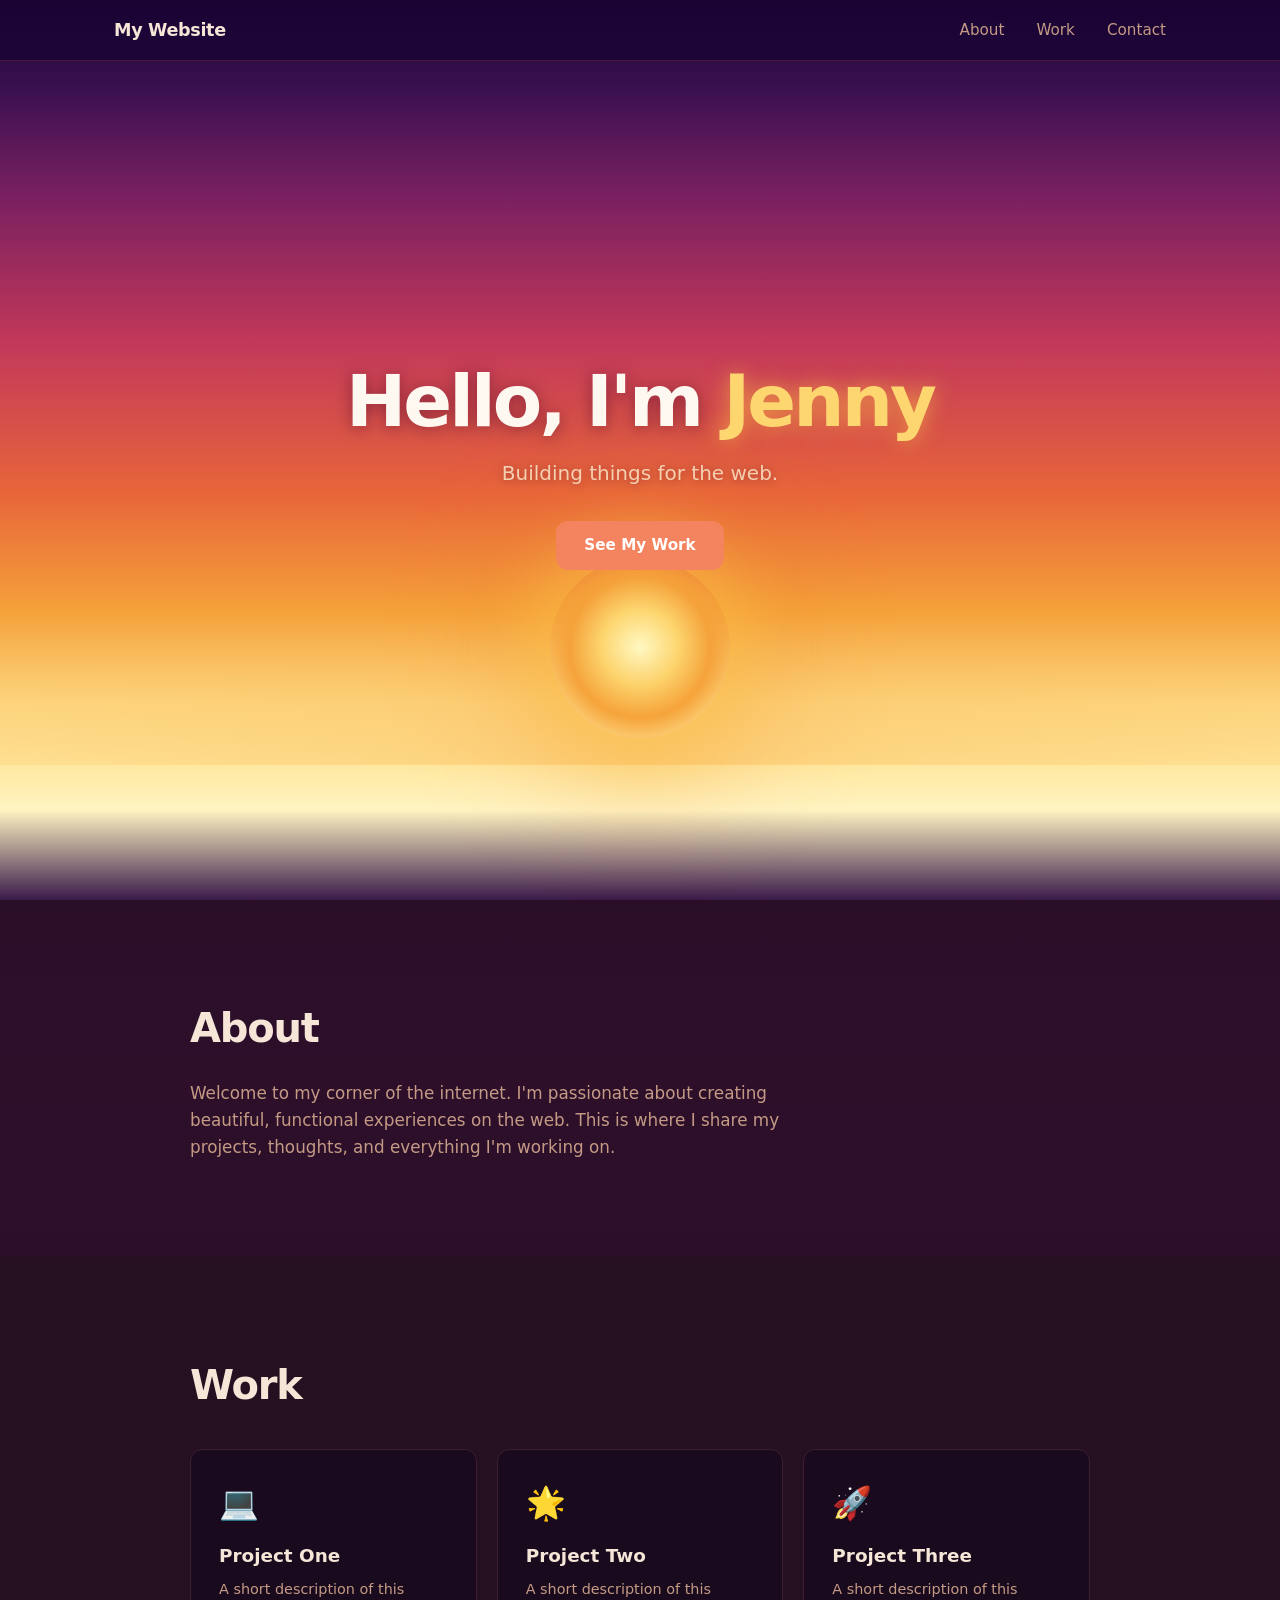
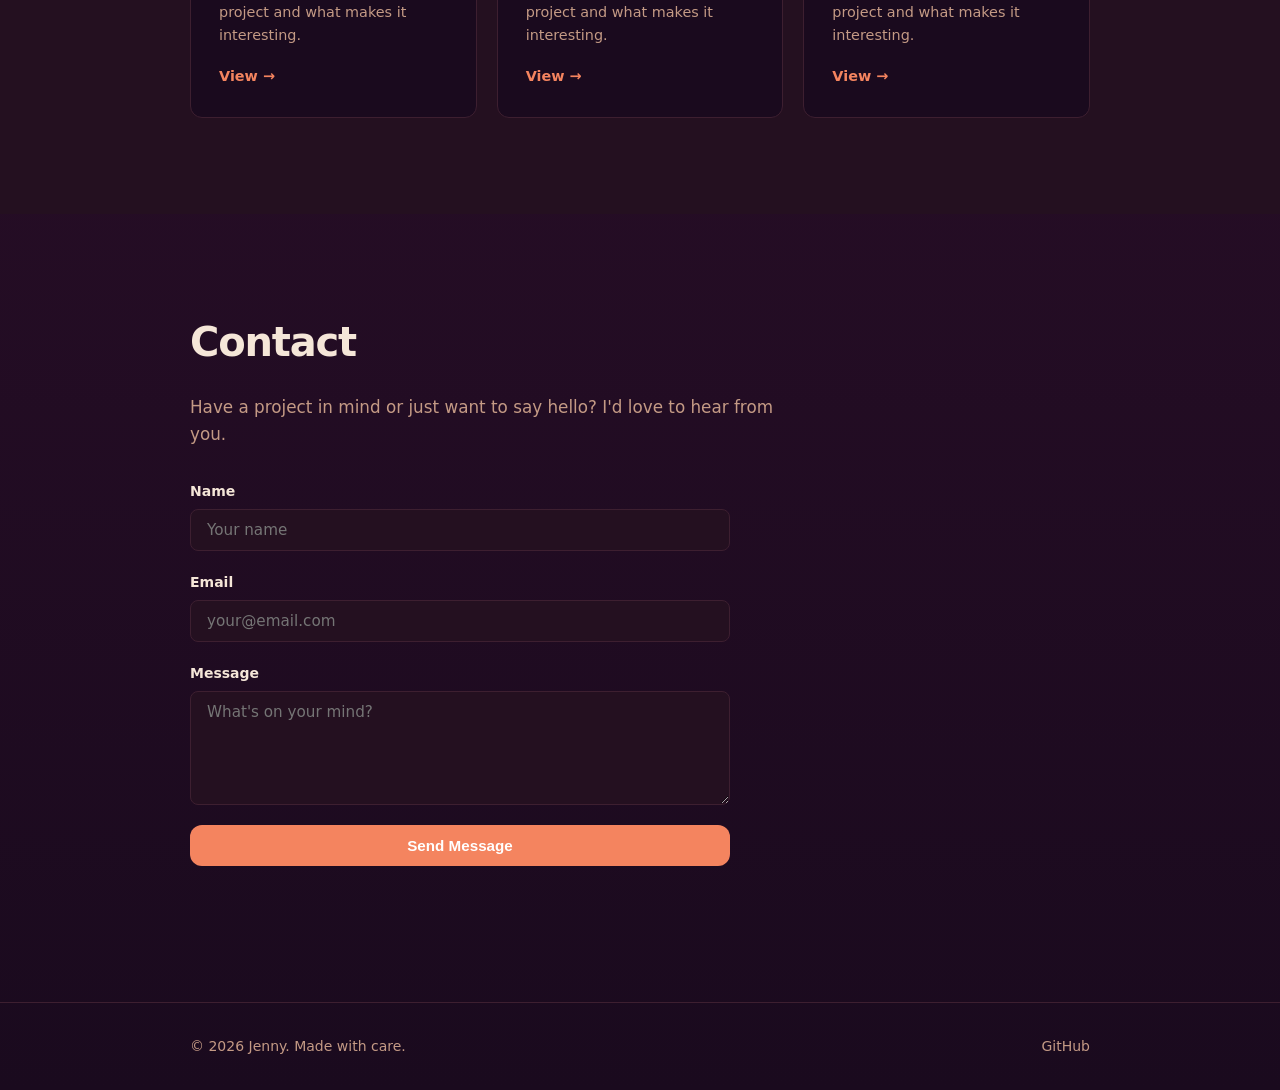
<file: index.html>
<!DOCTYPE html>
<html lang="en">
<head>
  <meta charset="UTF-8" />
  <meta name="viewport" content="width=device-width, initial-scale=1.0" />
  <title>My Website</title>
  <link rel="stylesheet" href="styles.css" />
</head>
<body>

  <header>
    <nav>
      <div class="logo">My Website</div>
      <ul class="nav-links">
        <li><a href="#about">About</a></li>
        <li><a href="#work">Work</a></li>
        <li><a href="#contact">Contact</a></li>
      </ul>
      <button class="menu-toggle" aria-label="Toggle menu">&#9776;</button>
    </nav>
  </header>

  <main>
    <section class="hero">
      <div class="hero-content">
        <h1>Hello, I'm <span class="highlight">Jenny</span></h1>
        <p class="tagline">Building things for the web.</p>
        <a href="#work" class="btn">See My Work</a>
      </div>
    </section>

    <section id="about" class="section">
      <div class="container">
        <h2>About</h2>
        <p>
          Welcome to my corner of the internet. I'm passionate about creating
          beautiful, functional experiences on the web. This is where I share
          my projects, thoughts, and everything I'm working on.
        </p>
      </div>
    </section>

    <section id="work" class="section section-alt">
      <div class="container">
        <h2>Work</h2>
        <div class="cards">
          <div class="card">
            <div class="card-icon">&#128187;</div>
            <h3>Project One</h3>
            <p>A short description of this project and what makes it interesting.</p>
            <a href="#" class="card-link">View &rarr;</a>
          </div>
          <div class="card">
            <div class="card-icon">&#127775;</div>
            <h3>Project Two</h3>
            <p>A short description of this project and what makes it interesting.</p>
            <a href="#" class="card-link">View &rarr;</a>
          </div>
          <div class="card">
            <div class="card-icon">&#128640;</div>
            <h3>Project Three</h3>
            <p>A short description of this project and what makes it interesting.</p>
            <a href="#" class="card-link">View &rarr;</a>
          </div>
        </div>
      </div>
    </section>

    <section id="contact" class="section">
      <div class="container">
        <h2>Contact</h2>
        <p>Have a project in mind or just want to say hello? I'd love to hear from you.</p>
        <form class="contact-form" id="contactForm">
          <div class="form-group">
            <label for="name">Name</label>
            <input type="text" id="name" name="name" placeholder="Your name" required />
          </div>
          <div class="form-group">
            <label for="email">Email</label>
            <input type="email" id="email" name="email" placeholder="your@email.com" required />
          </div>
          <div class="form-group">
            <label for="message">Message</label>
            <textarea id="message" name="message" rows="5" placeholder="What's on your mind?" required></textarea>
          </div>
          <button type="submit" class="btn">Send Message</button>
          <p class="form-status" id="formStatus"></p>
        </form>
      </div>
    </section>
  </main>

  <footer>
    <div class="container">
      <p>&copy; 2026 Jenny. Made with care.</p>
      <div class="social-links">
        <a href="https://github.com/jennyjenijeneelim" target="_blank" rel="noopener">GitHub</a>
      </div>
    </div>
  </footer>

  <script src="script.js"></script>
</body>
</html>
</file>
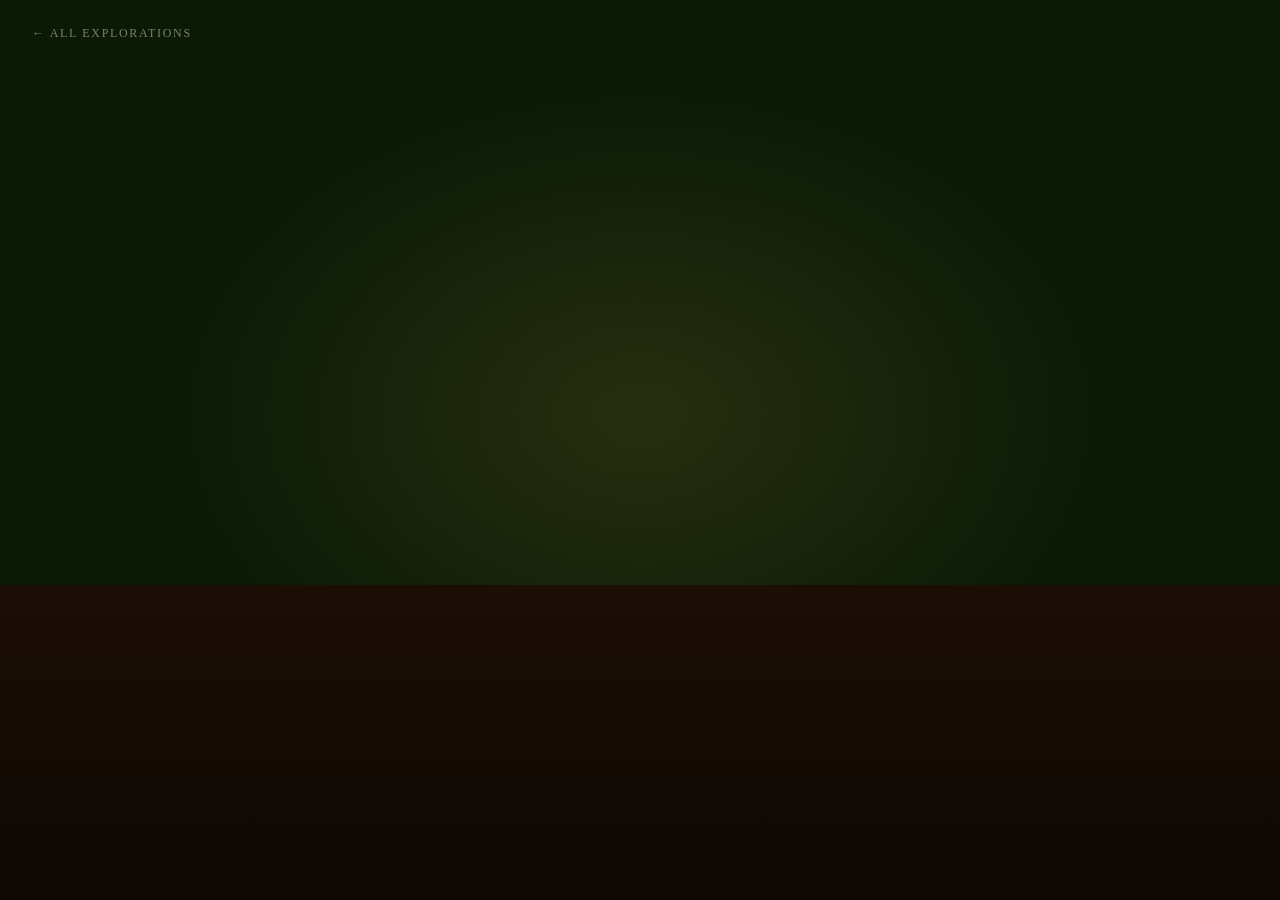
<file: exploration-1.html>
<!DOCTYPE html>
<html lang="en">
<head>
  <meta charset="UTF-8">
  <meta name="viewport" content="width=device-width, initial-scale=1.0">
  <title>01 — The Garden Theater</title>
  <style>
    *, *::before, *::after { box-sizing: border-box; margin: 0; padding: 0; }

    body {
      background: #0a1a07;
      width: 100vw;
      height: 100vh;
      overflow: hidden;
      font-family: Georgia, 'Times New Roman', serif;
    }

    /* ── Stage ── */
    .stage {
      position: fixed;
      inset: 0;
      display: flex;
      flex-direction: column;
      align-items: center;
      justify-content: center;
    }

    .stage-bg {
      position: absolute;
      inset: 0;
      background:
        radial-gradient(ellipse 55% 55% at 50% 46%, rgba(255,200,80,0.12), transparent 70%);
    }

    .stage-floor {
      position: absolute;
      bottom: 0; left: 0; right: 0;
      height: 35%;
      background: linear-gradient(to bottom, #1c0e05, #0d0803);
    }

    /* ── Apple ── */
    .apple-wrap {
      position: relative;
      z-index: 5;
      opacity: 0;
      transform: scale(0.82);
      transition: opacity 1s ease 0.1s, transform 1s cubic-bezier(0.34,1.3,0.64,1) 0.1s;
    }
    .apple-wrap.show {
      opacity: 1;
      transform: scale(1);
    }

    /* ── Stage title ── */
    .stage-title {
      position: absolute;
      bottom: 9%;
      left: 50%;
      transform: translateX(-50%);
      z-index: 5;
      font-size: 13px;
      letter-spacing: 0.32em;
      text-transform: uppercase;
      color: #f5e8c0;
      opacity: 0;
      transition: opacity 1.2s ease 0.2s;
      white-space: nowrap;
    }
    .stage-title.show { opacity: 0.72; }

    /* ── Back link ── */
    .back-link {
      position: fixed;
      top: 26px;
      left: 32px;
      z-index: 200;
      font-family: Georgia, serif;
      font-size: 12px;
      letter-spacing: 0.14em;
      text-transform: uppercase;
      color: rgba(245,232,192,0.5);
      text-decoration: none;
      transition: color 0.3s;
    }
    .back-link:hover { color: #f5e8c0; }
    .back-link::before { content: '← '; }

    /* ── Vine curtains ── */
    .vines {
      position: fixed;
      inset: 0;
      z-index: 100;
      pointer-events: none;
    }

    .curtain {
      position: fixed;
      top: 0;
      height: 100vh;
      width: 55vw;
      will-change: transform;
      transition: transform 2.4s cubic-bezier(0.65,0,0.35,1);
    }
    .curtain-left  { left: 0; }
    .curtain-right { right: 0; }

    .vines.open .curtain-left  { transform: translateX(-100%); }
    .vines.open .curtain-right { transform: translateX(100%); }
  </style>
</head>
<body>

  <a class="back-link" href="explorations.html">All Explorations</a>

  <!-- Stage -->
  <div class="stage">
    <div class="stage-bg"></div>
    <div class="stage-floor"></div>

    <div class="apple-wrap">
      <svg viewBox="0 0 200 230" width="280" height="322" style="filter: drop-shadow(0 20px 40px rgba(0,80,0,0.35))">
        <defs>
          <radialGradient id="ag1" cx="38%" cy="32%" r="68%">
            <stop offset="0%" stop-color="#85e060"/>
            <stop offset="45%" stop-color="#4aba30"/>
            <stop offset="100%" stop-color="#2b7a18"/>
          </radialGradient>
        </defs>
        <path d="M100,68 C100,54 86,46 76,50 C64,55 62,68 68,78 C55,80 43,94 39,114 C35,132 37,155 44,173 C53,198 70,218 90,226 C96,228 100,229 100,229 C100,229 104,228 110,226 C130,218 147,198 156,173 C163,155 165,132 161,114 C157,94 145,80 132,78 C138,68 136,55 124,50 C114,46 100,54 100,68Z" fill="url(#ag1)"/>
        <ellipse cx="73" cy="108" rx="18" ry="10" fill="rgba(255,255,255,0.28)" transform="rotate(-30 73 108)"/>
        <path d="M100,68 C100,52 113,37 120,26" stroke="#5a3820" stroke-width="5" fill="none" stroke-linecap="round"/>
        <path d="M116,40 C128,26 146,34 138,49 C131,60 118,52 116,40Z" fill="#38901e"/>
        <line x1="116" y1="40" x2="138" y2="49" stroke="#2a7018" stroke-width="1.2"/>
        <path d="M100,68 C100,100 100,160 100,229" stroke="rgba(0,0,0,0.07)" stroke-width="1.5" fill="none"/>
      </svg>
    </div>

    <div class="stage-title">The Garden Theater</div>
  </div>

  <!-- Vine curtains -->
  <div class="vines">

    <!-- Left curtain -->
    <div class="curtain curtain-left">
      <svg width="100%" height="100%" viewBox="0 0 550 1000" preserveAspectRatio="xMaxYMid slice" xmlns="http://www.w3.org/2000/svg">
        <path d="M0,0 L460,0 Q455,25 465,50 Q458,80 468,115 Q460,155 470,200 Q462,250 472,305 Q464,362 474,422 Q466,484 476,548 Q468,612 478,678 Q470,744 480,810 L480,1000 L0,1000 Z" fill="#1e4a12"/>
        <path d="M462,0 C472,52 484,108 470,162 C458,212 470,258 456,312 C444,362 458,408 444,462 C432,512 446,558 432,615" stroke="#2d6e1c" stroke-width="7" fill="none" stroke-linecap="round"/>
        <path d="M476,0 C486,42 496,86 482,134 C470,178 482,218 468,266 C456,311 470,352 456,402" stroke="#3a8525" stroke-width="5" fill="none" stroke-linecap="round"/>
        <path d="M470,140 C482,185 494,234 480,282 C468,326 480,368 466,416 C454,460 468,502 454,552" stroke="#2d6e1c" stroke-width="5" fill="none" stroke-linecap="round"/>
        <path d="M474,320 C486,366 498,415 484,462 C472,506 484,548 470,598" stroke="#3a8525" stroke-width="4" fill="none" stroke-linecap="round"/>
        <path d="M478,520 C490,566 500,614 486,662 C474,705 486,745 472,792" stroke="#2d6e1c" stroke-width="3.5" fill="none" stroke-linecap="round"/>
        <ellipse cx="476" cy="28"  rx="17" ry="8" fill="#4a9030" transform="rotate(42 476 28)"/>
        <ellipse cx="487" cy="65"  rx="19" ry="9" fill="#3d8025" transform="rotate(-28 487 65)"/>
        <ellipse cx="472" cy="108" rx="17" ry="8" fill="#4a9030" transform="rotate(52 472 108)"/>
        <ellipse cx="466" cy="156" rx="16" ry="7" fill="#3d8025" transform="rotate(-22 466 156)"/>
        <ellipse cx="474" cy="208" rx="15" ry="7" fill="#4a9030" transform="rotate(36 474 208)"/>
        <ellipse cx="460" cy="262" rx="15" ry="7" fill="#3d8025" transform="rotate(-42 460 262)"/>
        <ellipse cx="466" cy="318" rx="14" ry="6" fill="#4a9030" transform="rotate(27 466 318)"/>
        <ellipse cx="452" cy="378" rx="14" ry="6" fill="#3d8025" transform="rotate(-32 452 378)"/>
        <ellipse cx="490" cy="42"  rx="15" ry="6" fill="#4a9030" transform="rotate(-27 490 42)"/>
        <ellipse cx="486" cy="92"  rx="16" ry="7" fill="#3d8025" transform="rotate(46 486 92)"/>
        <ellipse cx="474" cy="148" rx="15" ry="7" fill="#4a9030" transform="rotate(-36 474 148)"/>
        <ellipse cx="494" cy="176" rx="14" ry="6" fill="#4a9030" transform="rotate(31 494 176)"/>
        <ellipse cx="488" cy="230" rx="15" ry="7" fill="#3d8025" transform="rotate(-38 488 230)"/>
        <ellipse cx="480" cy="290" rx="14" ry="6" fill="#4a9030" transform="rotate(22 480 290)"/>
        <ellipse cx="472" cy="352" rx="13" ry="6" fill="#3d8025" transform="rotate(-27 472 352)"/>
        <ellipse cx="478" cy="415" rx="14" ry="6" fill="#4a9030" transform="rotate(39 478 415)"/>
        <ellipse cx="494" cy="345" rx="13" ry="6" fill="#4a9030" transform="rotate(-32 494 345)"/>
        <ellipse cx="488" cy="400" rx="13" ry="6" fill="#3d8025" transform="rotate(41 488 400)"/>
        <ellipse cx="480" cy="460" rx="13" ry="6" fill="#4a9030" transform="rotate(-22 480 460)"/>
        <ellipse cx="492" cy="548" rx="12" ry="5" fill="#3d8025" transform="rotate(28 492 548)"/>
        <ellipse cx="485" cy="608" rx="13" ry="6" fill="#4a9030" transform="rotate(-35 485 608)"/>
        <ellipse cx="477" cy="668" rx="12" ry="5" fill="#3d8025" transform="rotate(20 477 668)"/>
      </svg>
    </div>

    <!-- Right curtain (mirrored) -->
    <div class="curtain curtain-right">
      <svg width="100%" height="100%" viewBox="0 0 550 1000" preserveAspectRatio="xMinYMid slice" xmlns="http://www.w3.org/2000/svg">
        <g transform="scale(-1,1) translate(-550,0)">
          <path d="M0,0 L460,0 Q455,25 465,50 Q458,80 468,115 Q460,155 470,200 Q462,250 472,305 Q464,362 474,422 Q466,484 476,548 Q468,612 478,678 Q470,744 480,810 L480,1000 L0,1000 Z" fill="#1e4a12"/>
          <path d="M462,0 C472,52 484,108 470,162 C458,212 470,258 456,312 C444,362 458,408 444,462 C432,512 446,558 432,615" stroke="#2d6e1c" stroke-width="7" fill="none" stroke-linecap="round"/>
          <path d="M476,0 C486,42 496,86 482,134 C470,178 482,218 468,266 C456,311 470,352 456,402" stroke="#3a8525" stroke-width="5" fill="none" stroke-linecap="round"/>
          <path d="M470,140 C482,185 494,234 480,282 C468,326 480,368 466,416 C454,460 468,502 454,552" stroke="#2d6e1c" stroke-width="5" fill="none" stroke-linecap="round"/>
          <path d="M474,320 C486,366 498,415 484,462 C472,506 484,548 470,598" stroke="#3a8525" stroke-width="4" fill="none" stroke-linecap="round"/>
          <path d="M478,520 C490,566 500,614 486,662 C474,705 486,745 472,792" stroke="#2d6e1c" stroke-width="3.5" fill="none" stroke-linecap="round"/>
          <ellipse cx="476" cy="28"  rx="17" ry="8" fill="#4a9030" transform="rotate(42 476 28)"/>
          <ellipse cx="487" cy="65"  rx="19" ry="9" fill="#3d8025" transform="rotate(-28 487 65)"/>
          <ellipse cx="472" cy="108" rx="17" ry="8" fill="#4a9030" transform="rotate(52 472 108)"/>
          <ellipse cx="466" cy="156" rx="16" ry="7" fill="#3d8025" transform="rotate(-22 466 156)"/>
          <ellipse cx="474" cy="208" rx="15" ry="7" fill="#4a9030" transform="rotate(36 474 208)"/>
          <ellipse cx="460" cy="262" rx="15" ry="7" fill="#3d8025" transform="rotate(-42 460 262)"/>
          <ellipse cx="466" cy="318" rx="14" ry="6" fill="#4a9030" transform="rotate(27 466 318)"/>
          <ellipse cx="452" cy="378" rx="14" ry="6" fill="#3d8025" transform="rotate(-32 452 378)"/>
          <ellipse cx="490" cy="42"  rx="15" ry="6" fill="#4a9030" transform="rotate(-27 490 42)"/>
          <ellipse cx="486" cy="92"  rx="16" ry="7" fill="#3d8025" transform="rotate(46 486 92)"/>
          <ellipse cx="474" cy="148" rx="15" ry="7" fill="#4a9030" transform="rotate(-36 474 148)"/>
          <ellipse cx="494" cy="176" rx="14" ry="6" fill="#4a9030" transform="rotate(31 494 176)"/>
          <ellipse cx="488" cy="230" rx="15" ry="7" fill="#3d8025" transform="rotate(-38 488 230)"/>
          <ellipse cx="480" cy="290" rx="14" ry="6" fill="#4a9030" transform="rotate(22 480 290)"/>
          <ellipse cx="472" cy="352" rx="13" ry="6" fill="#3d8025" transform="rotate(-27 472 352)"/>
          <ellipse cx="478" cy="415" rx="14" ry="6" fill="#4a9030" transform="rotate(39 478 415)"/>
          <ellipse cx="494" cy="345" rx="13" ry="6" fill="#4a9030" transform="rotate(-32 494 345)"/>
          <ellipse cx="488" cy="400" rx="13" ry="6" fill="#3d8025" transform="rotate(41 488 400)"/>
          <ellipse cx="480" cy="460" rx="13" ry="6" fill="#4a9030" transform="rotate(-22 480 460)"/>
          <ellipse cx="492" cy="548" rx="12" ry="5" fill="#3d8025" transform="rotate(28 492 548)"/>
          <ellipse cx="485" cy="608" rx="13" ry="6" fill="#4a9030" transform="rotate(-35 485 608)"/>
          <ellipse cx="477" cy="668" rx="12" ry="5" fill="#3d8025" transform="rotate(20 477 668)"/>
        </g>
      </svg>
    </div>

  </div><!-- /.vines -->

  <script>
    window.addEventListener('load', () => {
      setTimeout(() => {
        document.querySelector('.vines').classList.add('open');
        setTimeout(() => {
          document.querySelector('.apple-wrap').classList.add('show');
          document.querySelector('.stage-title').classList.add('show');
        }, 600);
      }, 900);
    });
  </script>
</body>
</html>
</file>
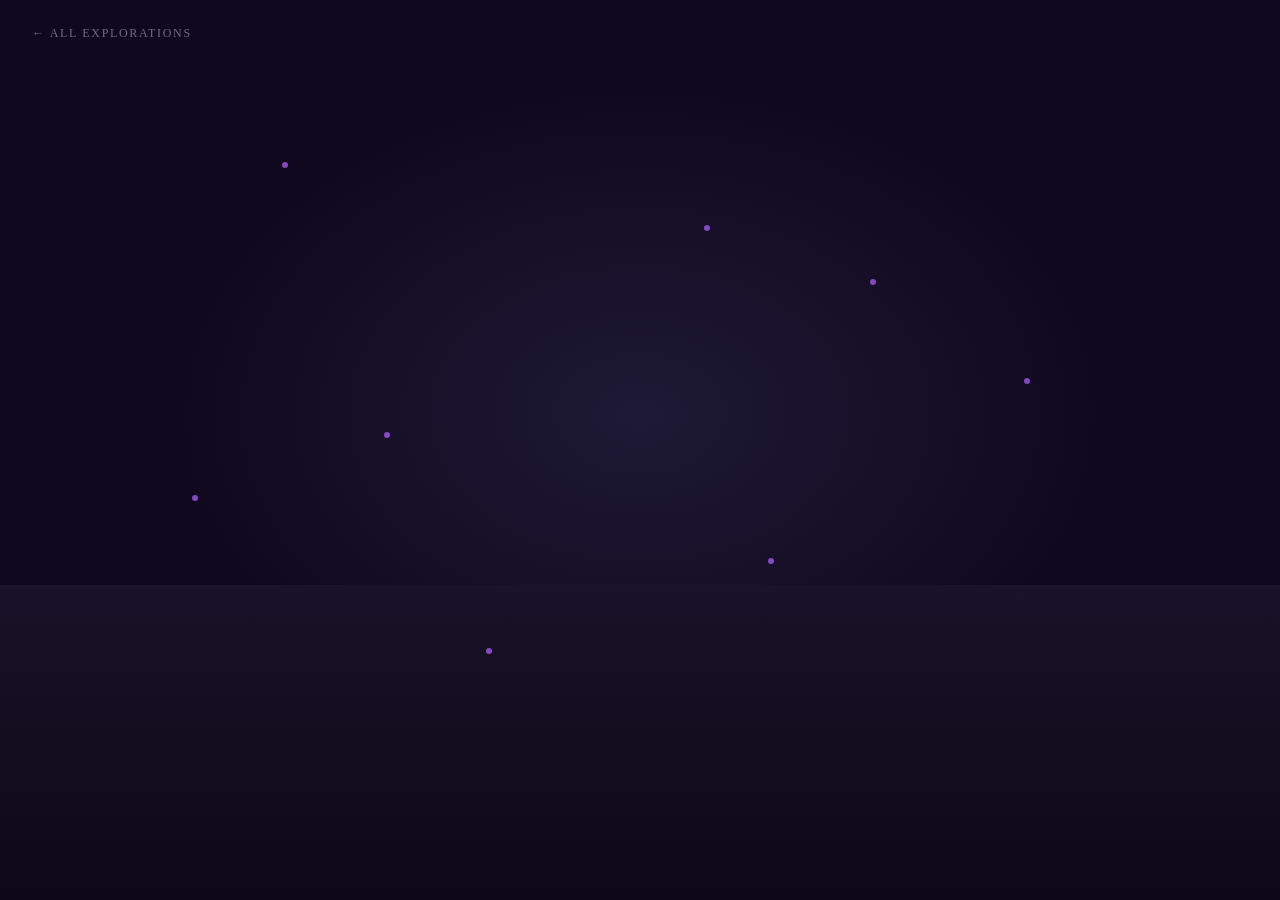
<file: exploration-2.html>
<!DOCTYPE html>
<html lang="en">
<head>
  <meta charset="UTF-8">
  <meta name="viewport" content="width=device-width, initial-scale=1.0">
  <title>02 — Velvet Bower</title>
  <style>
    *, *::before, *::after { box-sizing: border-box; margin: 0; padding: 0; }

    body {
      background: #10081e;
      width: 100vw;
      height: 100vh;
      overflow: hidden;
      font-family: Palatino, 'Palatino Linotype', 'Book Antiqua', Georgia, serif;
    }

    /* ── Stage ── */
    .stage {
      position: fixed;
      inset: 0;
      display: flex;
      flex-direction: column;
      align-items: center;
      justify-content: center;
    }

    .stage-bg {
      position: absolute;
      inset: 0;
      background:
        radial-gradient(ellipse 55% 55% at 50% 46%, rgba(160,180,255,0.10), transparent 70%);
    }

    .stage-floor {
      position: absolute;
      bottom: 0; left: 0; right: 0;
      height: 35%;
      background: linear-gradient(to bottom, #1a1228, #0d0818);
    }

    /* ── Fireflies ── */
    .firefly {
      position: absolute;
      width: 6px;
      height: 6px;
      border-radius: 50%;
      background: rgba(180,100,255,0.7);
      animation: flicker var(--dur, 3s) ease-in-out infinite var(--delay, 0s);
      z-index: 3;
    }
    @keyframes flicker {
      0%,100% { opacity: 0; transform: scale(0.7); }
      40%      { opacity: 0.9; transform: scale(1.1); }
      70%      { opacity: 0.4; transform: scale(0.85); }
    }

    /* ── Apple ── */
    .apple-wrap {
      position: relative;
      z-index: 5;
      opacity: 0;
      transform: scale(0.82);
      transition: opacity 1s ease 0.1s, transform 1s cubic-bezier(0.34,1.3,0.64,1) 0.1s;
    }
    .apple-wrap.show {
      opacity: 1;
      transform: scale(1);
    }

    /* ── Stage title ── */
    .stage-title {
      position: absolute;
      bottom: 9%;
      left: 50%;
      transform: translateX(-50%);
      z-index: 5;
      font-size: 13px;
      letter-spacing: 0.32em;
      text-transform: uppercase;
      color: #d4c8f0;
      opacity: 0;
      transition: opacity 1.2s ease 0.2s;
      white-space: nowrap;
    }
    .stage-title.show { opacity: 0.72; }

    /* ── Back link ── */
    .back-link {
      position: fixed;
      top: 26px;
      left: 32px;
      z-index: 200;
      font-family: Palatino, serif;
      font-size: 12px;
      letter-spacing: 0.14em;
      text-transform: uppercase;
      color: rgba(212,200,240,0.5);
      text-decoration: none;
      transition: color 0.3s;
    }
    .back-link:hover { color: #d4c8f0; }
    .back-link::before { content: '← '; }

    /* ── Vine curtains ── */
    .vines {
      position: fixed;
      inset: 0;
      z-index: 100;
      pointer-events: none;
    }

    .curtain {
      position: fixed;
      top: 0;
      height: 100vh;
      width: 55vw;
      will-change: transform;
      transition: transform 1.6s cubic-bezier(0.76,0,0.24,1);
    }
    .curtain-left  { left: 0; }
    .curtain-right { right: 0; }

    .vines.open .curtain-left  { transform: translateX(-100%); }
    .vines.open .curtain-right { transform: translateX(100%); }
  </style>
</head>
<body>

  <a class="back-link" href="explorations.html">All Explorations</a>

  <!-- Stage -->
  <div class="stage">
    <div class="stage-bg"></div>
    <div class="stage-floor"></div>

    <!-- Fireflies -->
    <div class="firefly" style="top:18%;left:22%;--dur:3.2s;--delay:-0.5s"></div>
    <div class="firefly" style="top:31%;left:68%;--dur:4.1s;--delay:-1.1s"></div>
    <div class="firefly" style="top:55%;left:15%;--dur:2.9s;--delay:-2.0s"></div>
    <div class="firefly" style="top:42%;left:80%;--dur:3.7s;--delay:-0.8s"></div>
    <div class="firefly" style="top:72%;left:38%;--dur:4.4s;--delay:-1.6s"></div>
    <div class="firefly" style="top:25%;left:55%;--dur:3.0s;--delay:-2.4s"></div>
    <div class="firefly" style="top:62%;left:60%;--dur:3.5s;--delay:-0.3s"></div>
    <div class="firefly" style="top:48%;left:30%;--dur:2.7s;--delay:-1.9s"></div>

    <div class="apple-wrap">
      <svg viewBox="0 0 200 230" width="280" height="322" style="filter: drop-shadow(0 20px 40px rgba(0,80,0,0.35))">
        <defs>
          <radialGradient id="ag2" cx="38%" cy="32%" r="68%">
            <stop offset="0%" stop-color="#85e060"/>
            <stop offset="45%" stop-color="#4aba30"/>
            <stop offset="100%" stop-color="#2b7a18"/>
          </radialGradient>
        </defs>
        <path d="M100,68 C100,54 86,46 76,50 C64,55 62,68 68,78 C55,80 43,94 39,114 C35,132 37,155 44,173 C53,198 70,218 90,226 C96,228 100,229 100,229 C100,229 104,228 110,226 C130,218 147,198 156,173 C163,155 165,132 161,114 C157,94 145,80 132,78 C138,68 136,55 124,50 C114,46 100,54 100,68Z" fill="url(#ag2)"/>
        <ellipse cx="73" cy="108" rx="18" ry="10" fill="rgba(255,255,255,0.28)" transform="rotate(-30 73 108)"/>
        <path d="M100,68 C100,52 113,37 120,26" stroke="#5a3820" stroke-width="5" fill="none" stroke-linecap="round"/>
        <path d="M116,40 C128,26 146,34 138,49 C131,60 118,52 116,40Z" fill="#38901e"/>
        <line x1="116" y1="40" x2="138" y2="49" stroke="#2a7018" stroke-width="1.2"/>
        <path d="M100,68 C100,100 100,160 100,229" stroke="rgba(0,0,0,0.07)" stroke-width="1.5" fill="none"/>
      </svg>
    </div>

    <div class="stage-title">Velvet Bower</div>
  </div>

  <!-- Vine curtains -->
  <div class="vines">

    <!-- Left curtain -->
    <div class="curtain curtain-left">
      <svg width="100%" height="100%" viewBox="0 0 550 1000" preserveAspectRatio="xMaxYMid slice" xmlns="http://www.w3.org/2000/svg">
        <path d="M0,0 L460,0 Q455,25 465,50 Q458,80 468,115 Q460,155 470,200 Q462,250 472,305 Q464,362 474,422 Q466,484 476,548 Q468,612 478,678 Q470,744 480,810 L480,1000 L0,1000 Z" fill="#0d3008"/>
        <path d="M462,0 C472,52 484,108 470,162 C458,212 470,258 456,312 C444,362 458,408 444,462 C432,512 446,558 432,615" stroke="#1a5510" stroke-width="7" fill="none" stroke-linecap="round"/>
        <path d="M476,0 C486,42 496,86 482,134 C470,178 482,218 468,266 C456,311 470,352 456,402" stroke="#286818" stroke-width="5" fill="none" stroke-linecap="round"/>
        <path d="M470,140 C482,185 494,234 480,282 C468,326 480,368 466,416 C454,460 468,502 454,552" stroke="#1a5510" stroke-width="5" fill="none" stroke-linecap="round"/>
        <path d="M474,320 C486,366 498,415 484,462 C472,506 484,548 470,598" stroke="#286818" stroke-width="4" fill="none" stroke-linecap="round"/>
        <path d="M478,520 C490,566 500,614 486,662 C474,705 486,745 472,792" stroke="#1a5510" stroke-width="3.5" fill="none" stroke-linecap="round"/>
        <ellipse cx="476" cy="28"  rx="17" ry="8" fill="#346e1e" transform="rotate(42 476 28)"/>
        <ellipse cx="487" cy="65"  rx="19" ry="9" fill="#2a6018" transform="rotate(-28 487 65)"/>
        <ellipse cx="472" cy="108" rx="17" ry="8" fill="#346e1e" transform="rotate(52 472 108)"/>
        <ellipse cx="466" cy="156" rx="16" ry="7" fill="#2a6018" transform="rotate(-22 466 156)"/>
        <ellipse cx="474" cy="208" rx="15" ry="7" fill="#346e1e" transform="rotate(36 474 208)"/>
        <ellipse cx="460" cy="262" rx="15" ry="7" fill="#2a6018" transform="rotate(-42 460 262)"/>
        <ellipse cx="466" cy="318" rx="14" ry="6" fill="#346e1e" transform="rotate(27 466 318)"/>
        <ellipse cx="452" cy="378" rx="14" ry="6" fill="#2a6018" transform="rotate(-32 452 378)"/>
        <ellipse cx="490" cy="42"  rx="15" ry="6" fill="#346e1e" transform="rotate(-27 490 42)"/>
        <ellipse cx="486" cy="92"  rx="16" ry="7" fill="#2a6018" transform="rotate(46 486 92)"/>
        <ellipse cx="474" cy="148" rx="15" ry="7" fill="#346e1e" transform="rotate(-36 474 148)"/>
        <ellipse cx="494" cy="176" rx="14" ry="6" fill="#346e1e" transform="rotate(31 494 176)"/>
        <ellipse cx="488" cy="230" rx="15" ry="7" fill="#2a6018" transform="rotate(-38 488 230)"/>
        <ellipse cx="480" cy="290" rx="14" ry="6" fill="#346e1e" transform="rotate(22 480 290)"/>
        <ellipse cx="472" cy="352" rx="13" ry="6" fill="#2a6018" transform="rotate(-27 472 352)"/>
        <ellipse cx="478" cy="415" rx="14" ry="6" fill="#346e1e" transform="rotate(39 478 415)"/>
        <ellipse cx="494" cy="345" rx="13" ry="6" fill="#346e1e" transform="rotate(-32 494 345)"/>
        <ellipse cx="488" cy="400" rx="13" ry="6" fill="#2a6018" transform="rotate(41 488 400)"/>
        <ellipse cx="480" cy="460" rx="13" ry="6" fill="#346e1e" transform="rotate(-22 480 460)"/>
        <ellipse cx="492" cy="548" rx="12" ry="5" fill="#2a6018" transform="rotate(28 492 548)"/>
        <ellipse cx="485" cy="608" rx="13" ry="6" fill="#346e1e" transform="rotate(-35 485 608)"/>
        <ellipse cx="477" cy="668" rx="12" ry="5" fill="#2a6018" transform="rotate(20 477 668)"/>
      </svg>
    </div>

    <!-- Right curtain (mirrored) -->
    <div class="curtain curtain-right">
      <svg width="100%" height="100%" viewBox="0 0 550 1000" preserveAspectRatio="xMinYMid slice" xmlns="http://www.w3.org/2000/svg">
        <g transform="scale(-1,1) translate(-550,0)">
          <path d="M0,0 L460,0 Q455,25 465,50 Q458,80 468,115 Q460,155 470,200 Q462,250 472,305 Q464,362 474,422 Q466,484 476,548 Q468,612 478,678 Q470,744 480,810 L480,1000 L0,1000 Z" fill="#0d3008"/>
          <path d="M462,0 C472,52 484,108 470,162 C458,212 470,258 456,312 C444,362 458,408 444,462 C432,512 446,558 432,615" stroke="#1a5510" stroke-width="7" fill="none" stroke-linecap="round"/>
          <path d="M476,0 C486,42 496,86 482,134 C470,178 482,218 468,266 C456,311 470,352 456,402" stroke="#286818" stroke-width="5" fill="none" stroke-linecap="round"/>
          <path d="M470,140 C482,185 494,234 480,282 C468,326 480,368 466,416 C454,460 468,502 454,552" stroke="#1a5510" stroke-width="5" fill="none" stroke-linecap="round"/>
          <path d="M474,320 C486,366 498,415 484,462 C472,506 484,548 470,598" stroke="#286818" stroke-width="4" fill="none" stroke-linecap="round"/>
          <path d="M478,520 C490,566 500,614 486,662 C474,705 486,745 472,792" stroke="#1a5510" stroke-width="3.5" fill="none" stroke-linecap="round"/>
          <ellipse cx="476" cy="28"  rx="17" ry="8" fill="#346e1e" transform="rotate(42 476 28)"/>
          <ellipse cx="487" cy="65"  rx="19" ry="9" fill="#2a6018" transform="rotate(-28 487 65)"/>
          <ellipse cx="472" cy="108" rx="17" ry="8" fill="#346e1e" transform="rotate(52 472 108)"/>
          <ellipse cx="466" cy="156" rx="16" ry="7" fill="#2a6018" transform="rotate(-22 466 156)"/>
          <ellipse cx="474" cy="208" rx="15" ry="7" fill="#346e1e" transform="rotate(36 474 208)"/>
          <ellipse cx="460" cy="262" rx="15" ry="7" fill="#2a6018" transform="rotate(-42 460 262)"/>
          <ellipse cx="466" cy="318" rx="14" ry="6" fill="#346e1e" transform="rotate(27 466 318)"/>
          <ellipse cx="452" cy="378" rx="14" ry="6" fill="#2a6018" transform="rotate(-32 452 378)"/>
          <ellipse cx="490" cy="42"  rx="15" ry="6" fill="#346e1e" transform="rotate(-27 490 42)"/>
          <ellipse cx="486" cy="92"  rx="16" ry="7" fill="#2a6018" transform="rotate(46 486 92)"/>
          <ellipse cx="474" cy="148" rx="15" ry="7" fill="#346e1e" transform="rotate(-36 474 148)"/>
          <ellipse cx="494" cy="176" rx="14" ry="6" fill="#346e1e" transform="rotate(31 494 176)"/>
          <ellipse cx="488" cy="230" rx="15" ry="7" fill="#2a6018" transform="rotate(-38 488 230)"/>
          <ellipse cx="480" cy="290" rx="14" ry="6" fill="#346e1e" transform="rotate(22 480 290)"/>
          <ellipse cx="472" cy="352" rx="13" ry="6" fill="#2a6018" transform="rotate(-27 472 352)"/>
          <ellipse cx="478" cy="415" rx="14" ry="6" fill="#346e1e" transform="rotate(39 478 415)"/>
          <ellipse cx="494" cy="345" rx="13" ry="6" fill="#346e1e" transform="rotate(-32 494 345)"/>
          <ellipse cx="488" cy="400" rx="13" ry="6" fill="#2a6018" transform="rotate(41 488 400)"/>
          <ellipse cx="480" cy="460" rx="13" ry="6" fill="#346e1e" transform="rotate(-22 480 460)"/>
          <ellipse cx="492" cy="548" rx="12" ry="5" fill="#2a6018" transform="rotate(28 492 548)"/>
          <ellipse cx="485" cy="608" rx="13" ry="6" fill="#346e1e" transform="rotate(-35 485 608)"/>
          <ellipse cx="477" cy="668" rx="12" ry="5" fill="#2a6018" transform="rotate(20 477 668)"/>
        </g>
      </svg>
    </div>

  </div><!-- /.vines -->

  <script>
    window.addEventListener('load', () => {
      setTimeout(() => {
        document.querySelector('.vines').classList.add('open');
        setTimeout(() => {
          document.querySelector('.apple-wrap').classList.add('show');
          document.querySelector('.stage-title').classList.add('show');
        }, 600);
      }, 900);
    });
  </script>
</body>
</html>
</file>
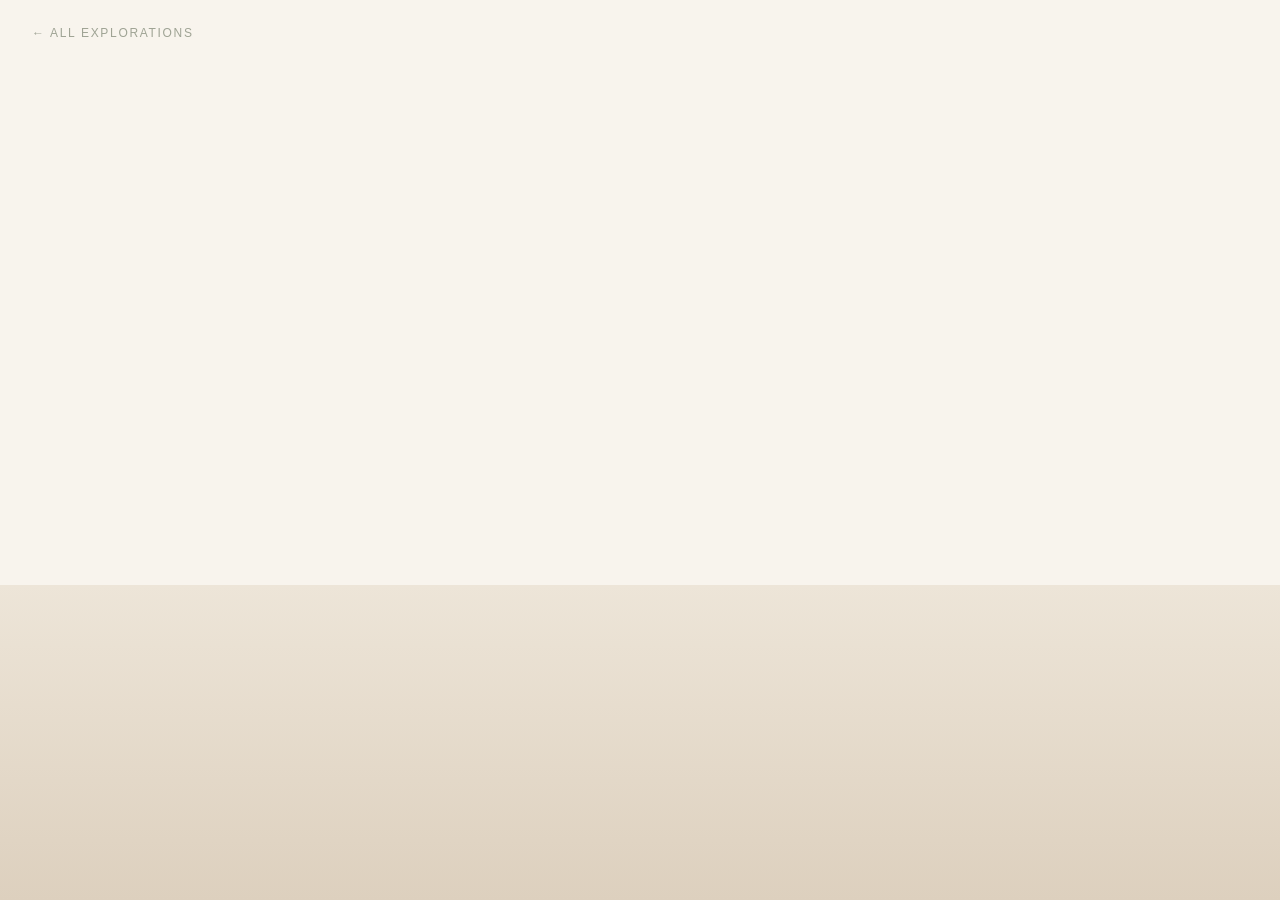
<file: exploration-3.html>
<!DOCTYPE html>
<html lang="en">
<head>
  <meta charset="UTF-8">
  <meta name="viewport" content="width=device-width, initial-scale=1.0">
  <title>03 — Paper Garden</title>
  <style>
    *, *::before, *::after { box-sizing: border-box; margin: 0; padding: 0; }

    body {
      background: #f8f4ed;
      width: 100vw;
      height: 100vh;
      overflow: hidden;
      font-family: 'Gill Sans', 'Gill Sans MT', Optima, Calibri, sans-serif;
    }

    /* ── Stage ── */
    .stage {
      position: fixed;
      inset: 0;
      display: flex;
      flex-direction: column;
      align-items: center;
      justify-content: center;
    }

    .stage-bg {
      position: absolute;
      inset: 0;
      background: #f8f4ed;
    }

    .stage-floor {
      position: absolute;
      bottom: 0; left: 0; right: 0;
      height: 35%;
      background: linear-gradient(to bottom, #ede5d8, #ddd0be);
    }

    /* ── Apple ── */
    .apple-wrap {
      position: relative;
      z-index: 5;
      opacity: 0;
      transform: scale(0.88);
      transition: opacity 0.8s ease 0.1s, transform 0.8s cubic-bezier(0.34,1.2,0.64,1) 0.1s;
    }
    .apple-wrap.show {
      opacity: 1;
      transform: scale(1);
    }

    /* ── Stage title ── */
    .stage-title {
      position: absolute;
      bottom: 9%;
      left: 50%;
      transform: translateX(-50%);
      z-index: 5;
      font-size: 13px;
      letter-spacing: 0.32em;
      text-transform: uppercase;
      color: #1a2a10;
      opacity: 0;
      transition: opacity 1s ease 0.2s;
      white-space: nowrap;
    }
    .stage-title.show { opacity: 0.6; }

    /* ── Back link ── */
    .back-link {
      position: fixed;
      top: 26px;
      left: 32px;
      z-index: 200;
      font-family: 'Gill Sans', sans-serif;
      font-size: 12px;
      letter-spacing: 0.14em;
      text-transform: uppercase;
      color: rgba(26,42,16,0.4);
      text-decoration: none;
      transition: color 0.3s;
    }
    .back-link:hover { color: #1a2a10; }
    .back-link::before { content: '← '; }

    /* ── Vine curtains ── */
    .vines {
      position: fixed;
      inset: 0;
      z-index: 100;
      pointer-events: none;
    }

    .curtain {
      position: fixed;
      top: 0;
      height: 100vh;
      width: 55vw;
      will-change: transform;
      transition: transform 1.0s ease;
    }
    .curtain-left  { left: 0; }
    .curtain-right { right: 0; }

    .vines.open .curtain-left  { transform: translateX(-100%); }
    .vines.open .curtain-right { transform: translateX(100%); }
  </style>
</head>
<body>

  <a class="back-link" href="explorations.html">All Explorations</a>

  <!-- Stage -->
  <div class="stage">
    <div class="stage-bg"></div>
    <div class="stage-floor"></div>

    <div class="apple-wrap">
      <svg viewBox="0 0 200 230" width="280" height="322" style="filter: drop-shadow(0 12px 28px rgba(0,60,0,0.15))">
        <defs>
          <radialGradient id="ag3" cx="38%" cy="32%" r="68%">
            <stop offset="0%" stop-color="#c8e8b0"/>
            <stop offset="45%" stop-color="#8ec870"/>
            <stop offset="100%" stop-color="#5a9040"/>
          </radialGradient>
        </defs>
        <path d="M100,68 C100,54 86,46 76,50 C64,55 62,68 68,78 C55,80 43,94 39,114 C35,132 37,155 44,173 C53,198 70,218 90,226 C96,228 100,229 100,229 C100,229 104,228 110,226 C130,218 147,198 156,173 C163,155 165,132 161,114 C157,94 145,80 132,78 C138,68 136,55 124,50 C114,46 100,54 100,68Z" fill="url(#ag3)" stroke="#3a6020" stroke-width="1"/>
        <ellipse cx="73" cy="108" rx="18" ry="10" fill="rgba(255,255,255,0.35)" transform="rotate(-30 73 108)"/>
        <path d="M100,68 C100,52 113,37 120,26" stroke="#5a3820" stroke-width="4" fill="none" stroke-linecap="round"/>
        <path d="M116,40 C128,26 146,34 138,49 C131,60 118,52 116,40Z" fill="none" stroke="#2d5a18" stroke-width="1.2"/>
        <line x1="116" y1="40" x2="138" y2="49" stroke="#2d5a18" stroke-width="1.0"/>
        <path d="M100,68 C100,100 100,160 100,229" stroke="rgba(0,0,0,0.08)" stroke-width="1.2" fill="none"/>
      </svg>
    </div>

    <div class="stage-title">Paper Garden</div>
  </div>

  <!-- Vine curtains -->
  <div class="vines">

    <!-- Left curtain -->
    <div class="curtain curtain-left">
      <svg width="100%" height="100%" viewBox="0 0 550 1000" preserveAspectRatio="xMaxYMid slice" xmlns="http://www.w3.org/2000/svg">
        <!-- Ghost body — nearly transparent fill -->
        <path d="M0,0 L460,0 Q455,25 465,50 Q458,80 468,115 Q460,155 470,200 Q462,250 472,305 Q464,362 474,422 Q466,484 476,548 Q468,612 478,678 Q470,744 480,810 L480,1000 L0,1000 Z" fill="#2d5a18" fill-opacity="0.08"/>
        <!-- Tendril strokes — line art only -->
        <path d="M462,0 C472,52 484,108 470,162 C458,212 470,258 456,312 C444,362 458,408 444,462 C432,512 446,558 432,615" stroke="#2d5a18" stroke-width="7" fill="none" stroke-linecap="round"/>
        <path d="M476,0 C486,42 496,86 482,134 C470,178 482,218 468,266 C456,311 470,352 456,402" stroke="#3a7020" stroke-width="5" fill="none" stroke-linecap="round"/>
        <path d="M470,140 C482,185 494,234 480,282 C468,326 480,368 466,416 C454,460 468,502 454,552" stroke="#2d5a18" stroke-width="5" fill="none" stroke-linecap="round"/>
        <path d="M474,320 C486,366 498,415 484,462 C472,506 484,548 470,598" stroke="#3a7020" stroke-width="4" fill="none" stroke-linecap="round"/>
        <path d="M478,520 C490,566 500,614 486,662 C474,705 486,745 472,792" stroke="#2d5a18" stroke-width="3.5" fill="none" stroke-linecap="round"/>
        <!-- Leaves — outline only, no fill -->
        <ellipse cx="476" cy="28"  rx="17" ry="8" fill="transparent" stroke="#2d5a18" stroke-width="1.5" transform="rotate(42 476 28)"/>
        <ellipse cx="487" cy="65"  rx="19" ry="9" fill="transparent" stroke="#2d5a18" stroke-width="1.5" transform="rotate(-28 487 65)"/>
        <ellipse cx="472" cy="108" rx="17" ry="8" fill="transparent" stroke="#2d5a18" stroke-width="1.5" transform="rotate(52 472 108)"/>
        <ellipse cx="466" cy="156" rx="16" ry="7" fill="transparent" stroke="#2d5a18" stroke-width="1.5" transform="rotate(-22 466 156)"/>
        <ellipse cx="474" cy="208" rx="15" ry="7" fill="transparent" stroke="#2d5a18" stroke-width="1.5" transform="rotate(36 474 208)"/>
        <ellipse cx="460" cy="262" rx="15" ry="7" fill="transparent" stroke="#2d5a18" stroke-width="1.5" transform="rotate(-42 460 262)"/>
        <ellipse cx="466" cy="318" rx="14" ry="6" fill="transparent" stroke="#2d5a18" stroke-width="1.5" transform="rotate(27 466 318)"/>
        <ellipse cx="452" cy="378" rx="14" ry="6" fill="transparent" stroke="#2d5a18" stroke-width="1.5" transform="rotate(-32 452 378)"/>
        <ellipse cx="490" cy="42"  rx="15" ry="6" fill="transparent" stroke="#2d5a18" stroke-width="1.5" transform="rotate(-27 490 42)"/>
        <ellipse cx="486" cy="92"  rx="16" ry="7" fill="transparent" stroke="#2d5a18" stroke-width="1.5" transform="rotate(46 486 92)"/>
        <ellipse cx="474" cy="148" rx="15" ry="7" fill="transparent" stroke="#2d5a18" stroke-width="1.5" transform="rotate(-36 474 148)"/>
        <ellipse cx="494" cy="176" rx="14" ry="6" fill="transparent" stroke="#2d5a18" stroke-width="1.5" transform="rotate(31 494 176)"/>
        <ellipse cx="488" cy="230" rx="15" ry="7" fill="transparent" stroke="#2d5a18" stroke-width="1.5" transform="rotate(-38 488 230)"/>
        <ellipse cx="480" cy="290" rx="14" ry="6" fill="transparent" stroke="#2d5a18" stroke-width="1.5" transform="rotate(22 480 290)"/>
        <ellipse cx="472" cy="352" rx="13" ry="6" fill="transparent" stroke="#2d5a18" stroke-width="1.5" transform="rotate(-27 472 352)"/>
        <ellipse cx="478" cy="415" rx="14" ry="6" fill="transparent" stroke="#2d5a18" stroke-width="1.5" transform="rotate(39 478 415)"/>
        <ellipse cx="494" cy="345" rx="13" ry="6" fill="transparent" stroke="#2d5a18" stroke-width="1.5" transform="rotate(-32 494 345)"/>
        <ellipse cx="488" cy="400" rx="13" ry="6" fill="transparent" stroke="#2d5a18" stroke-width="1.5" transform="rotate(41 488 400)"/>
        <ellipse cx="480" cy="460" rx="13" ry="6" fill="transparent" stroke="#2d5a18" stroke-width="1.5" transform="rotate(-22 480 460)"/>
        <ellipse cx="492" cy="548" rx="12" ry="5" fill="transparent" stroke="#2d5a18" stroke-width="1.5" transform="rotate(28 492 548)"/>
        <ellipse cx="485" cy="608" rx="13" ry="6" fill="transparent" stroke="#2d5a18" stroke-width="1.5" transform="rotate(-35 485 608)"/>
        <ellipse cx="477" cy="668" rx="12" ry="5" fill="transparent" stroke="#2d5a18" stroke-width="1.5" transform="rotate(20 477 668)"/>
      </svg>
    </div>

    <!-- Right curtain (mirrored) -->
    <div class="curtain curtain-right">
      <svg width="100%" height="100%" viewBox="0 0 550 1000" preserveAspectRatio="xMinYMid slice" xmlns="http://www.w3.org/2000/svg">
        <g transform="scale(-1,1) translate(-550,0)">
          <path d="M0,0 L460,0 Q455,25 465,50 Q458,80 468,115 Q460,155 470,200 Q462,250 472,305 Q464,362 474,422 Q466,484 476,548 Q468,612 478,678 Q470,744 480,810 L480,1000 L0,1000 Z" fill="#2d5a18" fill-opacity="0.08"/>
          <path d="M462,0 C472,52 484,108 470,162 C458,212 470,258 456,312 C444,362 458,408 444,462 C432,512 446,558 432,615" stroke="#2d5a18" stroke-width="7" fill="none" stroke-linecap="round"/>
          <path d="M476,0 C486,42 496,86 482,134 C470,178 482,218 468,266 C456,311 470,352 456,402" stroke="#3a7020" stroke-width="5" fill="none" stroke-linecap="round"/>
          <path d="M470,140 C482,185 494,234 480,282 C468,326 480,368 466,416 C454,460 468,502 454,552" stroke="#2d5a18" stroke-width="5" fill="none" stroke-linecap="round"/>
          <path d="M474,320 C486,366 498,415 484,462 C472,506 484,548 470,598" stroke="#3a7020" stroke-width="4" fill="none" stroke-linecap="round"/>
          <path d="M478,520 C490,566 500,614 486,662 C474,705 486,745 472,792" stroke="#2d5a18" stroke-width="3.5" fill="none" stroke-linecap="round"/>
          <ellipse cx="476" cy="28"  rx="17" ry="8" fill="transparent" stroke="#2d5a18" stroke-width="1.5" transform="rotate(42 476 28)"/>
          <ellipse cx="487" cy="65"  rx="19" ry="9" fill="transparent" stroke="#2d5a18" stroke-width="1.5" transform="rotate(-28 487 65)"/>
          <ellipse cx="472" cy="108" rx="17" ry="8" fill="transparent" stroke="#2d5a18" stroke-width="1.5" transform="rotate(52 472 108)"/>
          <ellipse cx="466" cy="156" rx="16" ry="7" fill="transparent" stroke="#2d5a18" stroke-width="1.5" transform="rotate(-22 466 156)"/>
          <ellipse cx="474" cy="208" rx="15" ry="7" fill="transparent" stroke="#2d5a18" stroke-width="1.5" transform="rotate(36 474 208)"/>
          <ellipse cx="460" cy="262" rx="15" ry="7" fill="transparent" stroke="#2d5a18" stroke-width="1.5" transform="rotate(-42 460 262)"/>
          <ellipse cx="466" cy="318" rx="14" ry="6" fill="transparent" stroke="#2d5a18" stroke-width="1.5" transform="rotate(27 466 318)"/>
          <ellipse cx="452" cy="378" rx="14" ry="6" fill="transparent" stroke="#2d5a18" stroke-width="1.5" transform="rotate(-32 452 378)"/>
          <ellipse cx="490" cy="42"  rx="15" ry="6" fill="transparent" stroke="#2d5a18" stroke-width="1.5" transform="rotate(-27 490 42)"/>
          <ellipse cx="486" cy="92"  rx="16" ry="7" fill="transparent" stroke="#2d5a18" stroke-width="1.5" transform="rotate(46 486 92)"/>
          <ellipse cx="474" cy="148" rx="15" ry="7" fill="transparent" stroke="#2d5a18" stroke-width="1.5" transform="rotate(-36 474 148)"/>
          <ellipse cx="494" cy="176" rx="14" ry="6" fill="transparent" stroke="#2d5a18" stroke-width="1.5" transform="rotate(31 494 176)"/>
          <ellipse cx="488" cy="230" rx="15" ry="7" fill="transparent" stroke="#2d5a18" stroke-width="1.5" transform="rotate(-38 488 230)"/>
          <ellipse cx="480" cy="290" rx="14" ry="6" fill="transparent" stroke="#2d5a18" stroke-width="1.5" transform="rotate(22 480 290)"/>
          <ellipse cx="472" cy="352" rx="13" ry="6" fill="transparent" stroke="#2d5a18" stroke-width="1.5" transform="rotate(-27 472 352)"/>
          <ellipse cx="478" cy="415" rx="14" ry="6" fill="transparent" stroke="#2d5a18" stroke-width="1.5" transform="rotate(39 478 415)"/>
          <ellipse cx="494" cy="345" rx="13" ry="6" fill="transparent" stroke="#2d5a18" stroke-width="1.5" transform="rotate(-32 494 345)"/>
          <ellipse cx="488" cy="400" rx="13" ry="6" fill="transparent" stroke="#2d5a18" stroke-width="1.5" transform="rotate(41 488 400)"/>
          <ellipse cx="480" cy="460" rx="13" ry="6" fill="transparent" stroke="#2d5a18" stroke-width="1.5" transform="rotate(-22 480 460)"/>
          <ellipse cx="492" cy="548" rx="12" ry="5" fill="transparent" stroke="#2d5a18" stroke-width="1.5" transform="rotate(28 492 548)"/>
          <ellipse cx="485" cy="608" rx="13" ry="6" fill="transparent" stroke="#2d5a18" stroke-width="1.5" transform="rotate(-35 485 608)"/>
          <ellipse cx="477" cy="668" rx="12" ry="5" fill="transparent" stroke="#2d5a18" stroke-width="1.5" transform="rotate(20 477 668)"/>
        </g>
      </svg>
    </div>

  </div><!-- /.vines -->

  <script>
    window.addEventListener('load', () => {
      setTimeout(() => {
        document.querySelector('.vines').classList.add('open');
        setTimeout(() => {
          document.querySelector('.apple-wrap').classList.add('show');
          document.querySelector('.stage-title').classList.add('show');
        }, 600);
      }, 900);
    });
  </script>
</body>
</html>
</file>
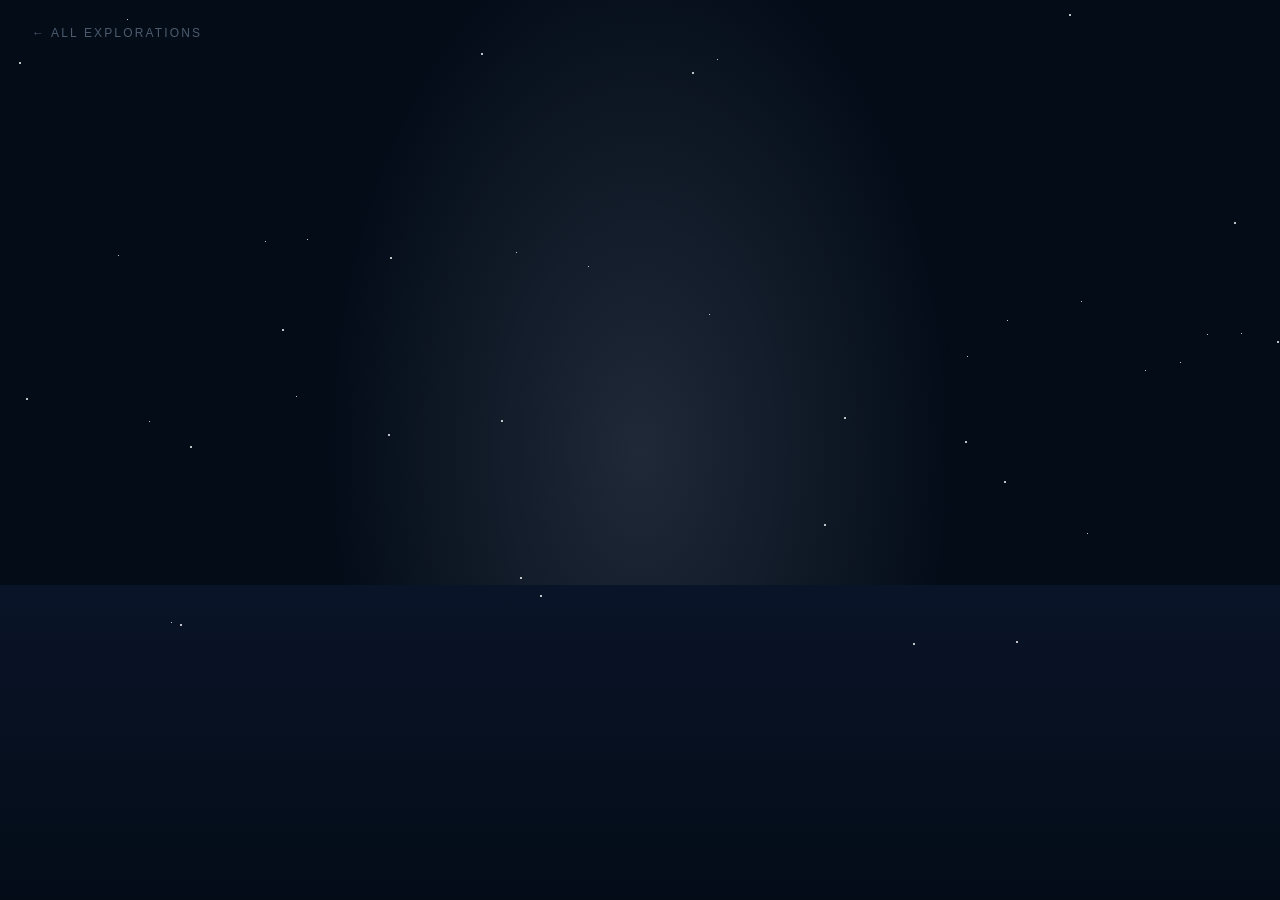
<file: exploration-4.html>
<!DOCTYPE html>
<html lang="en">
<head>
  <meta charset="UTF-8">
  <meta name="viewport" content="width=device-width, initial-scale=1.0">
  <title>04 — Moonlit Grove</title>
  <style>
    *, *::before, *::after { box-sizing: border-box; margin: 0; padding: 0; }

    body {
      background: #040c18;
      width: 100vw;
      height: 100vh;
      overflow: hidden;
      font-family: 'Helvetica Neue', Helvetica, Arial, sans-serif;
      font-weight: 200;
    }

    /* ── Stage ── */
    .stage {
      position: fixed;
      inset: 0;
      display: flex;
      flex-direction: column;
      align-items: center;
      justify-content: center;
    }

    .stage-bg {
      position: absolute;
      inset: 0;
      background:
        radial-gradient(ellipse 25% 60% at 50% 50%, rgba(200,220,255,0.14), transparent);
    }

    .stage-floor {
      position: absolute;
      bottom: 0; left: 0; right: 0;
      height: 35%;
      background: linear-gradient(to bottom, #0a1428, #040c18);
    }

    /* ── Stars ── */
    .star {
      position: absolute;
      border-radius: 50%;
      background: #ffffff;
      animation: twinkle var(--dur, 3s) ease-in-out infinite var(--delay, 0s);
    }
    @keyframes twinkle {
      0%,100% { opacity: 0.15; transform: scale(0.8); }
      50%      { opacity: 0.9;  transform: scale(1.15); }
    }

    /* ── Apple ── */
    .apple-wrap {
      position: relative;
      z-index: 5;
      opacity: 0;
      transform: scale(0.82);
      transition: opacity 1.4s ease 0.1s, transform 1.4s cubic-bezier(0.34,1.1,0.64,1) 0.1s;
    }
    .apple-wrap.show {
      opacity: 1;
      transform: scale(1);
    }

    /* ── Stage title ── */
    .stage-title {
      position: absolute;
      bottom: 9%;
      left: 50%;
      transform: translateX(-50%);
      z-index: 5;
      font-size: 13px;
      font-weight: 200;
      letter-spacing: 0.38em;
      text-transform: uppercase;
      color: #b8d4f0;
      opacity: 0;
      transition: opacity 1.5s ease 0.2s;
      white-space: nowrap;
    }
    .stage-title.show { opacity: 0.65; }

    /* ── Back link ── */
    .back-link {
      position: fixed;
      top: 26px;
      left: 32px;
      z-index: 200;
      font-weight: 200;
      font-size: 12px;
      letter-spacing: 0.18em;
      text-transform: uppercase;
      color: rgba(184,212,240,0.4);
      text-decoration: none;
      transition: color 0.3s;
    }
    .back-link:hover { color: #b8d4f0; }
    .back-link::before { content: '← '; }

    /* ── Vine curtains ── */
    .vines {
      position: fixed;
      inset: 0;
      z-index: 100;
      pointer-events: none;
    }

    .curtain {
      position: fixed;
      top: 0;
      height: 100vh;
      width: 55vw;
      will-change: transform;
      transition: transform 3.2s cubic-bezier(0.25,0.46,0.45,0.94);
    }
    .curtain-left  { left: 0; }
    .curtain-right { right: 0; }

    .vines.open .curtain-left  { transform: translateX(-100%); }
    .vines.open .curtain-right { transform: translateX(100%); }

    /* Neon glow on vine SVGs */
    .curtain svg {
      filter: drop-shadow(0 0 8px rgba(80,220,120,0.4));
    }
  </style>
</head>
<body>

  <a class="back-link" href="explorations.html">All Explorations</a>

  <!-- Stage -->
  <div class="stage" id="stage">
    <div class="stage-bg"></div>
    <div class="stage-floor"></div>

    <div class="apple-wrap">
      <svg viewBox="0 0 200 230" width="280" height="322" style="filter: drop-shadow(0 20px 40px rgba(0,80,0,0.35))">
        <defs>
          <radialGradient id="ag4" cx="38%" cy="32%" r="68%">
            <stop offset="0%" stop-color="#85e060"/>
            <stop offset="45%" stop-color="#4aba30"/>
            <stop offset="100%" stop-color="#2b7a18"/>
          </radialGradient>
        </defs>
        <path d="M100,68 C100,54 86,46 76,50 C64,55 62,68 68,78 C55,80 43,94 39,114 C35,132 37,155 44,173 C53,198 70,218 90,226 C96,228 100,229 100,229 C100,229 104,228 110,226 C130,218 147,198 156,173 C163,155 165,132 161,114 C157,94 145,80 132,78 C138,68 136,55 124,50 C114,46 100,54 100,68Z" fill="url(#ag4)"/>
        <ellipse cx="73" cy="108" rx="18" ry="10" fill="rgba(255,255,255,0.28)" transform="rotate(-30 73 108)"/>
        <path d="M100,68 C100,52 113,37 120,26" stroke="#5a3820" stroke-width="5" fill="none" stroke-linecap="round"/>
        <path d="M116,40 C128,26 146,34 138,49 C131,60 118,52 116,40Z" fill="#38901e"/>
        <line x1="116" y1="40" x2="138" y2="49" stroke="#2a7018" stroke-width="1.2"/>
        <path d="M100,68 C100,100 100,160 100,229" stroke="rgba(0,0,0,0.07)" stroke-width="1.5" fill="none"/>
      </svg>
    </div>

    <div class="stage-title">Moonlit Grove</div>
  </div>

  <!-- Vine curtains -->
  <div class="vines">

    <!-- Left curtain -->
    <div class="curtain curtain-left">
      <svg width="100%" height="100%" viewBox="0 0 550 1000" preserveAspectRatio="xMaxYMid slice" xmlns="http://www.w3.org/2000/svg">
        <path d="M0,0 L460,0 Q455,25 465,50 Q458,80 468,115 Q460,155 470,200 Q462,250 472,305 Q464,362 474,422 Q466,484 476,548 Q468,612 478,678 Q470,744 480,810 L480,1000 L0,1000 Z" fill="#0a2d0a"/>
        <path d="M462,0 C472,52 484,108 470,162 C458,212 470,258 456,312 C444,362 458,408 444,462 C432,512 446,558 432,615" stroke="#145a14" stroke-width="7" fill="none" stroke-linecap="round"/>
        <path d="M476,0 C486,42 496,86 482,134 C470,178 482,218 468,266 C456,311 470,352 456,402" stroke="#1a7020" stroke-width="5" fill="none" stroke-linecap="round"/>
        <path d="M470,140 C482,185 494,234 480,282 C468,326 480,368 466,416 C454,460 468,502 454,552" stroke="#145a14" stroke-width="5" fill="none" stroke-linecap="round"/>
        <path d="M474,320 C486,366 498,415 484,462 C472,506 484,548 470,598" stroke="#1a7020" stroke-width="4" fill="none" stroke-linecap="round"/>
        <path d="M478,520 C490,566 500,614 486,662 C474,705 486,745 472,792" stroke="#145a14" stroke-width="3.5" fill="none" stroke-linecap="round"/>
        <ellipse cx="476" cy="28"  rx="17" ry="8" fill="#20881a" transform="rotate(42 476 28)"/>
        <ellipse cx="487" cy="65"  rx="19" ry="9" fill="#186a12" transform="rotate(-28 487 65)"/>
        <ellipse cx="472" cy="108" rx="17" ry="8" fill="#20881a" transform="rotate(52 472 108)"/>
        <ellipse cx="466" cy="156" rx="16" ry="7" fill="#186a12" transform="rotate(-22 466 156)"/>
        <ellipse cx="474" cy="208" rx="15" ry="7" fill="#20881a" transform="rotate(36 474 208)"/>
        <ellipse cx="460" cy="262" rx="15" ry="7" fill="#186a12" transform="rotate(-42 460 262)"/>
        <ellipse cx="466" cy="318" rx="14" ry="6" fill="#20881a" transform="rotate(27 466 318)"/>
        <ellipse cx="452" cy="378" rx="14" ry="6" fill="#186a12" transform="rotate(-32 452 378)"/>
        <ellipse cx="490" cy="42"  rx="15" ry="6" fill="#20881a" transform="rotate(-27 490 42)"/>
        <ellipse cx="486" cy="92"  rx="16" ry="7" fill="#186a12" transform="rotate(46 486 92)"/>
        <ellipse cx="474" cy="148" rx="15" ry="7" fill="#20881a" transform="rotate(-36 474 148)"/>
        <ellipse cx="494" cy="176" rx="14" ry="6" fill="#20881a" transform="rotate(31 494 176)"/>
        <ellipse cx="488" cy="230" rx="15" ry="7" fill="#186a12" transform="rotate(-38 488 230)"/>
        <ellipse cx="480" cy="290" rx="14" ry="6" fill="#20881a" transform="rotate(22 480 290)"/>
        <ellipse cx="472" cy="352" rx="13" ry="6" fill="#186a12" transform="rotate(-27 472 352)"/>
        <ellipse cx="478" cy="415" rx="14" ry="6" fill="#20881a" transform="rotate(39 478 415)"/>
        <ellipse cx="494" cy="345" rx="13" ry="6" fill="#20881a" transform="rotate(-32 494 345)"/>
        <ellipse cx="488" cy="400" rx="13" ry="6" fill="#186a12" transform="rotate(41 488 400)"/>
        <ellipse cx="480" cy="460" rx="13" ry="6" fill="#20881a" transform="rotate(-22 480 460)"/>
        <ellipse cx="492" cy="548" rx="12" ry="5" fill="#186a12" transform="rotate(28 492 548)"/>
        <ellipse cx="485" cy="608" rx="13" ry="6" fill="#20881a" transform="rotate(-35 485 608)"/>
        <ellipse cx="477" cy="668" rx="12" ry="5" fill="#186a12" transform="rotate(20 477 668)"/>
      </svg>
    </div>

    <!-- Right curtain (mirrored) -->
    <div class="curtain curtain-right">
      <svg width="100%" height="100%" viewBox="0 0 550 1000" preserveAspectRatio="xMinYMid slice" xmlns="http://www.w3.org/2000/svg">
        <g transform="scale(-1,1) translate(-550,0)">
          <path d="M0,0 L460,0 Q455,25 465,50 Q458,80 468,115 Q460,155 470,200 Q462,250 472,305 Q464,362 474,422 Q466,484 476,548 Q468,612 478,678 Q470,744 480,810 L480,1000 L0,1000 Z" fill="#0a2d0a"/>
          <path d="M462,0 C472,52 484,108 470,162 C458,212 470,258 456,312 C444,362 458,408 444,462 C432,512 446,558 432,615" stroke="#145a14" stroke-width="7" fill="none" stroke-linecap="round"/>
          <path d="M476,0 C486,42 496,86 482,134 C470,178 482,218 468,266 C456,311 470,352 456,402" stroke="#1a7020" stroke-width="5" fill="none" stroke-linecap="round"/>
          <path d="M470,140 C482,185 494,234 480,282 C468,326 480,368 466,416 C454,460 468,502 454,552" stroke="#145a14" stroke-width="5" fill="none" stroke-linecap="round"/>
          <path d="M474,320 C486,366 498,415 484,462 C472,506 484,548 470,598" stroke="#1a7020" stroke-width="4" fill="none" stroke-linecap="round"/>
          <path d="M478,520 C490,566 500,614 486,662 C474,705 486,745 472,792" stroke="#145a14" stroke-width="3.5" fill="none" stroke-linecap="round"/>
          <ellipse cx="476" cy="28"  rx="17" ry="8" fill="#20881a" transform="rotate(42 476 28)"/>
          <ellipse cx="487" cy="65"  rx="19" ry="9" fill="#186a12" transform="rotate(-28 487 65)"/>
          <ellipse cx="472" cy="108" rx="17" ry="8" fill="#20881a" transform="rotate(52 472 108)"/>
          <ellipse cx="466" cy="156" rx="16" ry="7" fill="#186a12" transform="rotate(-22 466 156)"/>
          <ellipse cx="474" cy="208" rx="15" ry="7" fill="#20881a" transform="rotate(36 474 208)"/>
          <ellipse cx="460" cy="262" rx="15" ry="7" fill="#186a12" transform="rotate(-42 460 262)"/>
          <ellipse cx="466" cy="318" rx="14" ry="6" fill="#20881a" transform="rotate(27 466 318)"/>
          <ellipse cx="452" cy="378" rx="14" ry="6" fill="#186a12" transform="rotate(-32 452 378)"/>
          <ellipse cx="490" cy="42"  rx="15" ry="6" fill="#20881a" transform="rotate(-27 490 42)"/>
          <ellipse cx="486" cy="92"  rx="16" ry="7" fill="#186a12" transform="rotate(46 486 92)"/>
          <ellipse cx="474" cy="148" rx="15" ry="7" fill="#20881a" transform="rotate(-36 474 148)"/>
          <ellipse cx="494" cy="176" rx="14" ry="6" fill="#20881a" transform="rotate(31 494 176)"/>
          <ellipse cx="488" cy="230" rx="15" ry="7" fill="#186a12" transform="rotate(-38 488 230)"/>
          <ellipse cx="480" cy="290" rx="14" ry="6" fill="#20881a" transform="rotate(22 480 290)"/>
          <ellipse cx="472" cy="352" rx="13" ry="6" fill="#186a12" transform="rotate(-27 472 352)"/>
          <ellipse cx="478" cy="415" rx="14" ry="6" fill="#20881a" transform="rotate(39 478 415)"/>
          <ellipse cx="494" cy="345" rx="13" ry="6" fill="#20881a" transform="rotate(-32 494 345)"/>
          <ellipse cx="488" cy="400" rx="13" ry="6" fill="#186a12" transform="rotate(41 488 400)"/>
          <ellipse cx="480" cy="460" rx="13" ry="6" fill="#20881a" transform="rotate(-22 480 460)"/>
          <ellipse cx="492" cy="548" rx="12" ry="5" fill="#186a12" transform="rotate(28 492 548)"/>
          <ellipse cx="485" cy="608" rx="13" ry="6" fill="#20881a" transform="rotate(-35 485 608)"/>
          <ellipse cx="477" cy="668" rx="12" ry="5" fill="#186a12" transform="rotate(20 477 668)"/>
        </g>
      </svg>
    </div>

  </div><!-- /.vines -->

  <script>
    // Scatter 40 stars across the stage
    (function() {
      const stage = document.getElementById('stage');
      for (let i = 0; i < 40; i++) {
        const s = document.createElement('div');
        s.className = 'star';
        const size = Math.random() < 0.5 ? 1 : 2;
        s.style.cssText = [
          'width:' + size + 'px',
          'height:' + size + 'px',
          'top:' + (Math.random() * 75) + '%',
          'left:' + (Math.random() * 100) + '%',
          '--dur:' + (2 + Math.random() * 3).toFixed(1) + 's',
          '--delay:-' + (Math.random() * 4).toFixed(1) + 's'
        ].join(';');
        stage.appendChild(s);
      }
    })();

    window.addEventListener('load', () => {
      setTimeout(() => {
        document.querySelector('.vines').classList.add('open');
        setTimeout(() => {
          document.querySelector('.apple-wrap').classList.add('show');
          document.querySelector('.stage-title').classList.add('show');
        }, 600);
      }, 900);
    });
  </script>
</body>
</html>
</file>
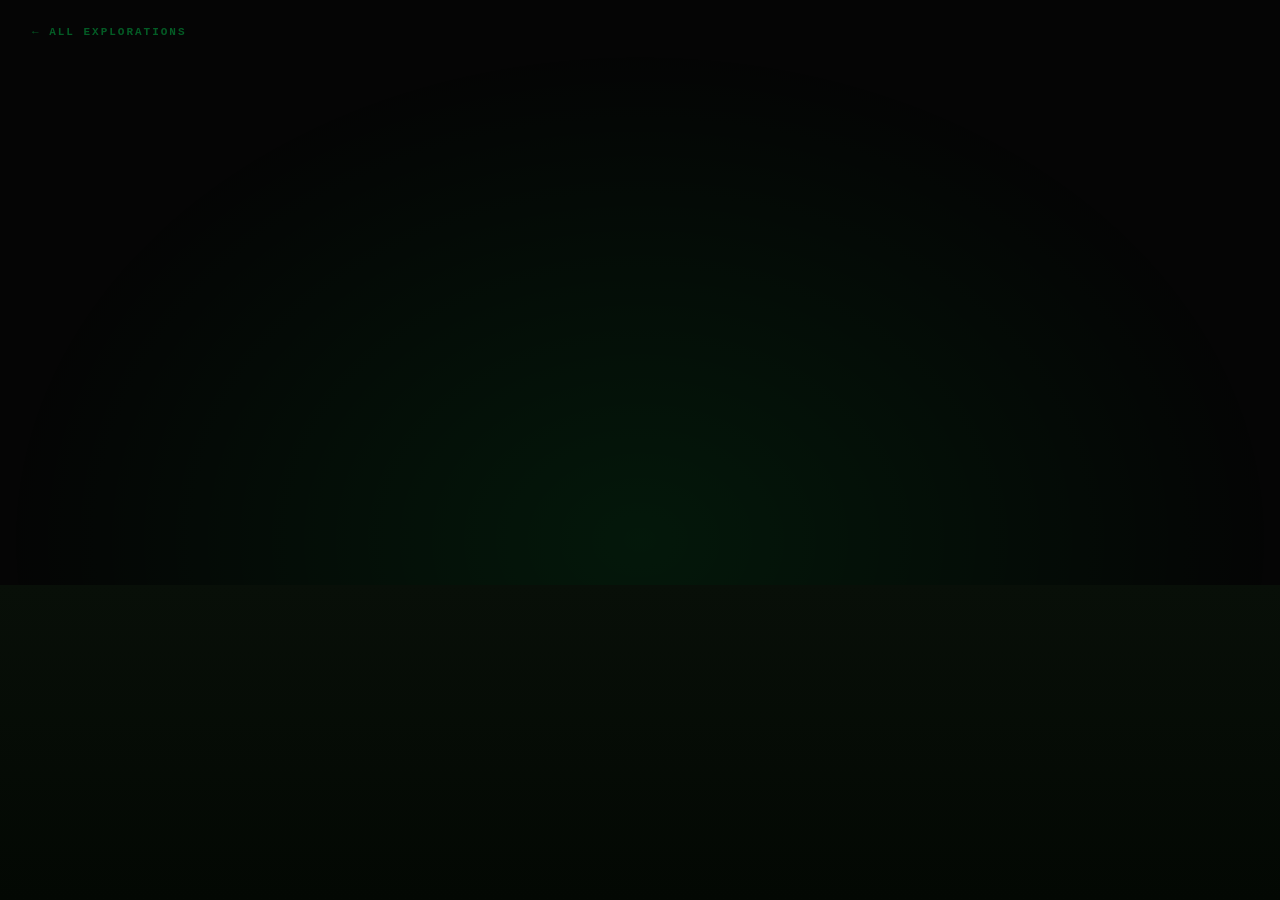
<file: exploration-5.html>
<!DOCTYPE html>
<html lang="en">
<head>
  <meta charset="UTF-8">
  <meta name="viewport" content="width=device-width, initial-scale=1.0">
  <title>05 — Electric Jungle</title>
  <style>
    *, *::before, *::after { box-sizing: border-box; margin: 0; padding: 0; }

    body {
      background: #050505;
      width: 100vw;
      height: 100vh;
      overflow: hidden;
      font-family: 'Courier New', Courier, 'Lucida Console', monospace;
      font-weight: 700;
    }

    /* ── Stage ── */
    .stage {
      position: fixed;
      inset: 0;
      display: flex;
      flex-direction: column;
      align-items: center;
      justify-content: center;
    }

    .stage-bg {
      position: absolute;
      inset: 0;
      background:
        radial-gradient(ellipse 50% 55% at 50% 60%, rgba(0,255,80,0.08), transparent);
    }

    .stage-floor {
      position: absolute;
      bottom: 0; left: 0; right: 0;
      height: 35%;
      background: linear-gradient(to bottom, #080f08, #030803);
    }

    /* ── Apple ── */
    .apple-wrap {
      position: relative;
      z-index: 5;
      opacity: 0;
      transform: scale(0.82);
      transition: opacity 0.6s ease 0.05s, transform 0.6s cubic-bezier(0.34,1.56,0.64,1) 0.05s;
    }
    .apple-wrap.show {
      opacity: 1;
      transform: scale(1);
    }

    /* ── Stage title ── */
    .stage-title {
      position: absolute;
      bottom: 9%;
      left: 50%;
      transform: translateX(-50%);
      z-index: 5;
      font-size: 12px;
      font-weight: 700;
      letter-spacing: 0.38em;
      text-transform: uppercase;
      color: #00ff60;
      opacity: 0;
      transition: opacity 0.8s ease 0.1s;
      white-space: nowrap;
      text-shadow: 0 0 12px rgba(0,255,96,0.7);
    }
    .stage-title.show { opacity: 0.85; }

    /* ── Back link ── */
    .back-link {
      position: fixed;
      top: 26px;
      left: 32px;
      z-index: 200;
      font-family: 'Courier New', monospace;
      font-weight: 700;
      font-size: 11px;
      letter-spacing: 0.18em;
      text-transform: uppercase;
      color: rgba(0,255,96,0.35);
      text-decoration: none;
      transition: color 0.2s, text-shadow 0.2s;
    }
    .back-link:hover {
      color: #00ff60;
      text-shadow: 0 0 10px rgba(0,255,96,0.6);
    }
    .back-link::before { content: '← '; }

    /* ── Vine curtains ── */
    .vines {
      position: fixed;
      inset: 0;
      z-index: 100;
      pointer-events: none;
    }

    .curtain {
      position: fixed;
      top: 0;
      height: 100vh;
      width: 55vw;
      will-change: transform;
      transition: transform 0.75s cubic-bezier(0.34,1.56,0.64,1);
    }
    .curtain-left  { left: 0; }
    .curtain-right { right: 0; }

    .vines.open .curtain-left  { transform: translateX(-100%); }
    .vines.open .curtain-right { transform: translateX(100%); }

    /* Neon glow on vine SVGs */
    .curtain svg {
      filter: drop-shadow(0 0 12px rgba(0,255,80,0.6));
    }
  </style>
</head>
<body>

  <a class="back-link" href="explorations.html">All Explorations</a>

  <!-- Stage -->
  <div class="stage">
    <div class="stage-bg"></div>
    <div class="stage-floor"></div>

    <div class="apple-wrap">
      <svg viewBox="0 0 200 230" width="280" height="322" style="filter: drop-shadow(0 0 20px rgba(0,255,60,0.5)) drop-shadow(0 20px 40px rgba(0,80,0,0.4))">
        <defs>
          <radialGradient id="ag5" cx="38%" cy="32%" r="68%">
            <stop offset="0%" stop-color="#aeff70"/>
            <stop offset="45%" stop-color="#5aee28"/>
            <stop offset="100%" stop-color="#28a010"/>
          </radialGradient>
        </defs>
        <path d="M100,68 C100,54 86,46 76,50 C64,55 62,68 68,78 C55,80 43,94 39,114 C35,132 37,155 44,173 C53,198 70,218 90,226 C96,228 100,229 100,229 C100,229 104,228 110,226 C130,218 147,198 156,173 C163,155 165,132 161,114 C157,94 145,80 132,78 C138,68 136,55 124,50 C114,46 100,54 100,68Z" fill="url(#ag5)"/>
        <ellipse cx="73" cy="108" rx="18" ry="10" fill="rgba(255,255,255,0.32)" transform="rotate(-30 73 108)"/>
        <path d="M100,68 C100,52 113,37 120,26" stroke="#4a3018" stroke-width="5" fill="none" stroke-linecap="round"/>
        <path d="M116,40 C128,26 146,34 138,49 C131,60 118,52 116,40Z" fill="#00ee44"/>
        <line x1="116" y1="40" x2="138" y2="49" stroke="#00cc33" stroke-width="1.2"/>
        <path d="M100,68 C100,100 100,160 100,229" stroke="rgba(0,0,0,0.1)" stroke-width="1.5" fill="none"/>
      </svg>
    </div>

    <div class="stage-title">Electric Jungle</div>
  </div>

  <!-- Vine curtains -->
  <div class="vines">

    <!-- Left curtain -->
    <div class="curtain curtain-left">
      <svg width="100%" height="100%" viewBox="0 0 550 1000" preserveAspectRatio="xMaxYMid slice" xmlns="http://www.w3.org/2000/svg">
        <path d="M0,0 L460,0 Q455,25 465,50 Q458,80 468,115 Q460,155 470,200 Q462,250 472,305 Q464,362 474,422 Q466,484 476,548 Q468,612 478,678 Q470,744 480,810 L480,1000 L0,1000 Z" fill="#003d10"/>
        <path d="M462,0 C472,52 484,108 470,162 C458,212 470,258 456,312 C444,362 458,408 444,462 C432,512 446,558 432,615" stroke="#00aa40" stroke-width="7" fill="none" stroke-linecap="round"/>
        <path d="M476,0 C486,42 496,86 482,134 C470,178 482,218 468,266 C456,311 470,352 456,402" stroke="#00dd55" stroke-width="5" fill="none" stroke-linecap="round"/>
        <path d="M470,140 C482,185 494,234 480,282 C468,326 480,368 466,416 C454,460 468,502 454,552" stroke="#00aa40" stroke-width="5" fill="none" stroke-linecap="round"/>
        <path d="M474,320 C486,366 498,415 484,462 C472,506 484,548 470,598" stroke="#00dd55" stroke-width="4" fill="none" stroke-linecap="round"/>
        <path d="M478,520 C490,566 500,614 486,662 C474,705 486,745 472,792" stroke="#00aa40" stroke-width="3.5" fill="none" stroke-linecap="round"/>
        <ellipse cx="476" cy="28"  rx="17" ry="8" fill="#00cc44" transform="rotate(42 476 28)"/>
        <ellipse cx="487" cy="65"  rx="19" ry="9" fill="#00ff55" transform="rotate(-28 487 65)"/>
        <ellipse cx="472" cy="108" rx="17" ry="8" fill="#00cc44" transform="rotate(52 472 108)"/>
        <ellipse cx="466" cy="156" rx="16" ry="7" fill="#00ff55" transform="rotate(-22 466 156)"/>
        <ellipse cx="474" cy="208" rx="15" ry="7" fill="#00cc44" transform="rotate(36 474 208)"/>
        <ellipse cx="460" cy="262" rx="15" ry="7" fill="#00ff55" transform="rotate(-42 460 262)"/>
        <ellipse cx="466" cy="318" rx="14" ry="6" fill="#00cc44" transform="rotate(27 466 318)"/>
        <ellipse cx="452" cy="378" rx="14" ry="6" fill="#00ff55" transform="rotate(-32 452 378)"/>
        <ellipse cx="490" cy="42"  rx="15" ry="6" fill="#00cc44" transform="rotate(-27 490 42)"/>
        <ellipse cx="486" cy="92"  rx="16" ry="7" fill="#00ff55" transform="rotate(46 486 92)"/>
        <ellipse cx="474" cy="148" rx="15" ry="7" fill="#00cc44" transform="rotate(-36 474 148)"/>
        <ellipse cx="494" cy="176" rx="14" ry="6" fill="#00cc44" transform="rotate(31 494 176)"/>
        <ellipse cx="488" cy="230" rx="15" ry="7" fill="#00ff55" transform="rotate(-38 488 230)"/>
        <ellipse cx="480" cy="290" rx="14" ry="6" fill="#00cc44" transform="rotate(22 480 290)"/>
        <ellipse cx="472" cy="352" rx="13" ry="6" fill="#00ff55" transform="rotate(-27 472 352)"/>
        <ellipse cx="478" cy="415" rx="14" ry="6" fill="#00cc44" transform="rotate(39 478 415)"/>
        <ellipse cx="494" cy="345" rx="13" ry="6" fill="#00cc44" transform="rotate(-32 494 345)"/>
        <ellipse cx="488" cy="400" rx="13" ry="6" fill="#00ff55" transform="rotate(41 488 400)"/>
        <ellipse cx="480" cy="460" rx="13" ry="6" fill="#00cc44" transform="rotate(-22 480 460)"/>
        <ellipse cx="492" cy="548" rx="12" ry="5" fill="#00ff55" transform="rotate(28 492 548)"/>
        <ellipse cx="485" cy="608" rx="13" ry="6" fill="#00cc44" transform="rotate(-35 485 608)"/>
        <ellipse cx="477" cy="668" rx="12" ry="5" fill="#00ff55" transform="rotate(20 477 668)"/>
      </svg>
    </div>

    <!-- Right curtain (mirrored) -->
    <div class="curtain curtain-right">
      <svg width="100%" height="100%" viewBox="0 0 550 1000" preserveAspectRatio="xMinYMid slice" xmlns="http://www.w3.org/2000/svg">
        <g transform="scale(-1,1) translate(-550,0)">
          <path d="M0,0 L460,0 Q455,25 465,50 Q458,80 468,115 Q460,155 470,200 Q462,250 472,305 Q464,362 474,422 Q466,484 476,548 Q468,612 478,678 Q470,744 480,810 L480,1000 L0,1000 Z" fill="#003d10"/>
          <path d="M462,0 C472,52 484,108 470,162 C458,212 470,258 456,312 C444,362 458,408 444,462 C432,512 446,558 432,615" stroke="#00aa40" stroke-width="7" fill="none" stroke-linecap="round"/>
          <path d="M476,0 C486,42 496,86 482,134 C470,178 482,218 468,266 C456,311 470,352 456,402" stroke="#00dd55" stroke-width="5" fill="none" stroke-linecap="round"/>
          <path d="M470,140 C482,185 494,234 480,282 C468,326 480,368 466,416 C454,460 468,502 454,552" stroke="#00aa40" stroke-width="5" fill="none" stroke-linecap="round"/>
          <path d="M474,320 C486,366 498,415 484,462 C472,506 484,548 470,598" stroke="#00dd55" stroke-width="4" fill="none" stroke-linecap="round"/>
          <path d="M478,520 C490,566 500,614 486,662 C474,705 486,745 472,792" stroke="#00aa40" stroke-width="3.5" fill="none" stroke-linecap="round"/>
          <ellipse cx="476" cy="28"  rx="17" ry="8" fill="#00cc44" transform="rotate(42 476 28)"/>
          <ellipse cx="487" cy="65"  rx="19" ry="9" fill="#00ff55" transform="rotate(-28 487 65)"/>
          <ellipse cx="472" cy="108" rx="17" ry="8" fill="#00cc44" transform="rotate(52 472 108)"/>
          <ellipse cx="466" cy="156" rx="16" ry="7" fill="#00ff55" transform="rotate(-22 466 156)"/>
          <ellipse cx="474" cy="208" rx="15" ry="7" fill="#00cc44" transform="rotate(36 474 208)"/>
          <ellipse cx="460" cy="262" rx="15" ry="7" fill="#00ff55" transform="rotate(-42 460 262)"/>
          <ellipse cx="466" cy="318" rx="14" ry="6" fill="#00cc44" transform="rotate(27 466 318)"/>
          <ellipse cx="452" cy="378" rx="14" ry="6" fill="#00ff55" transform="rotate(-32 452 378)"/>
          <ellipse cx="490" cy="42"  rx="15" ry="6" fill="#00cc44" transform="rotate(-27 490 42)"/>
          <ellipse cx="486" cy="92"  rx="16" ry="7" fill="#00ff55" transform="rotate(46 486 92)"/>
          <ellipse cx="474" cy="148" rx="15" ry="7" fill="#00cc44" transform="rotate(-36 474 148)"/>
          <ellipse cx="494" cy="176" rx="14" ry="6" fill="#00cc44" transform="rotate(31 494 176)"/>
          <ellipse cx="488" cy="230" rx="15" ry="7" fill="#00ff55" transform="rotate(-38 488 230)"/>
          <ellipse cx="480" cy="290" rx="14" ry="6" fill="#00cc44" transform="rotate(22 480 290)"/>
          <ellipse cx="472" cy="352" rx="13" ry="6" fill="#00ff55" transform="rotate(-27 472 352)"/>
          <ellipse cx="478" cy="415" rx="14" ry="6" fill="#00cc44" transform="rotate(39 478 415)"/>
          <ellipse cx="494" cy="345" rx="13" ry="6" fill="#00cc44" transform="rotate(-32 494 345)"/>
          <ellipse cx="488" cy="400" rx="13" ry="6" fill="#00ff55" transform="rotate(41 488 400)"/>
          <ellipse cx="480" cy="460" rx="13" ry="6" fill="#00cc44" transform="rotate(-22 480 460)"/>
          <ellipse cx="492" cy="548" rx="12" ry="5" fill="#00ff55" transform="rotate(28 492 548)"/>
          <ellipse cx="485" cy="608" rx="13" ry="6" fill="#00cc44" transform="rotate(-35 485 608)"/>
          <ellipse cx="477" cy="668" rx="12" ry="5" fill="#00ff55" transform="rotate(20 477 668)"/>
        </g>
      </svg>
    </div>

  </div><!-- /.vines -->

  <script>
    window.addEventListener('load', () => {
      setTimeout(() => {
        document.querySelector('.vines').classList.add('open');
        setTimeout(() => {
          document.querySelector('.apple-wrap').classList.add('show');
          document.querySelector('.stage-title').classList.add('show');
        }, 600);
      }, 900);
    });
  </script>
</body>
</html>
</file>
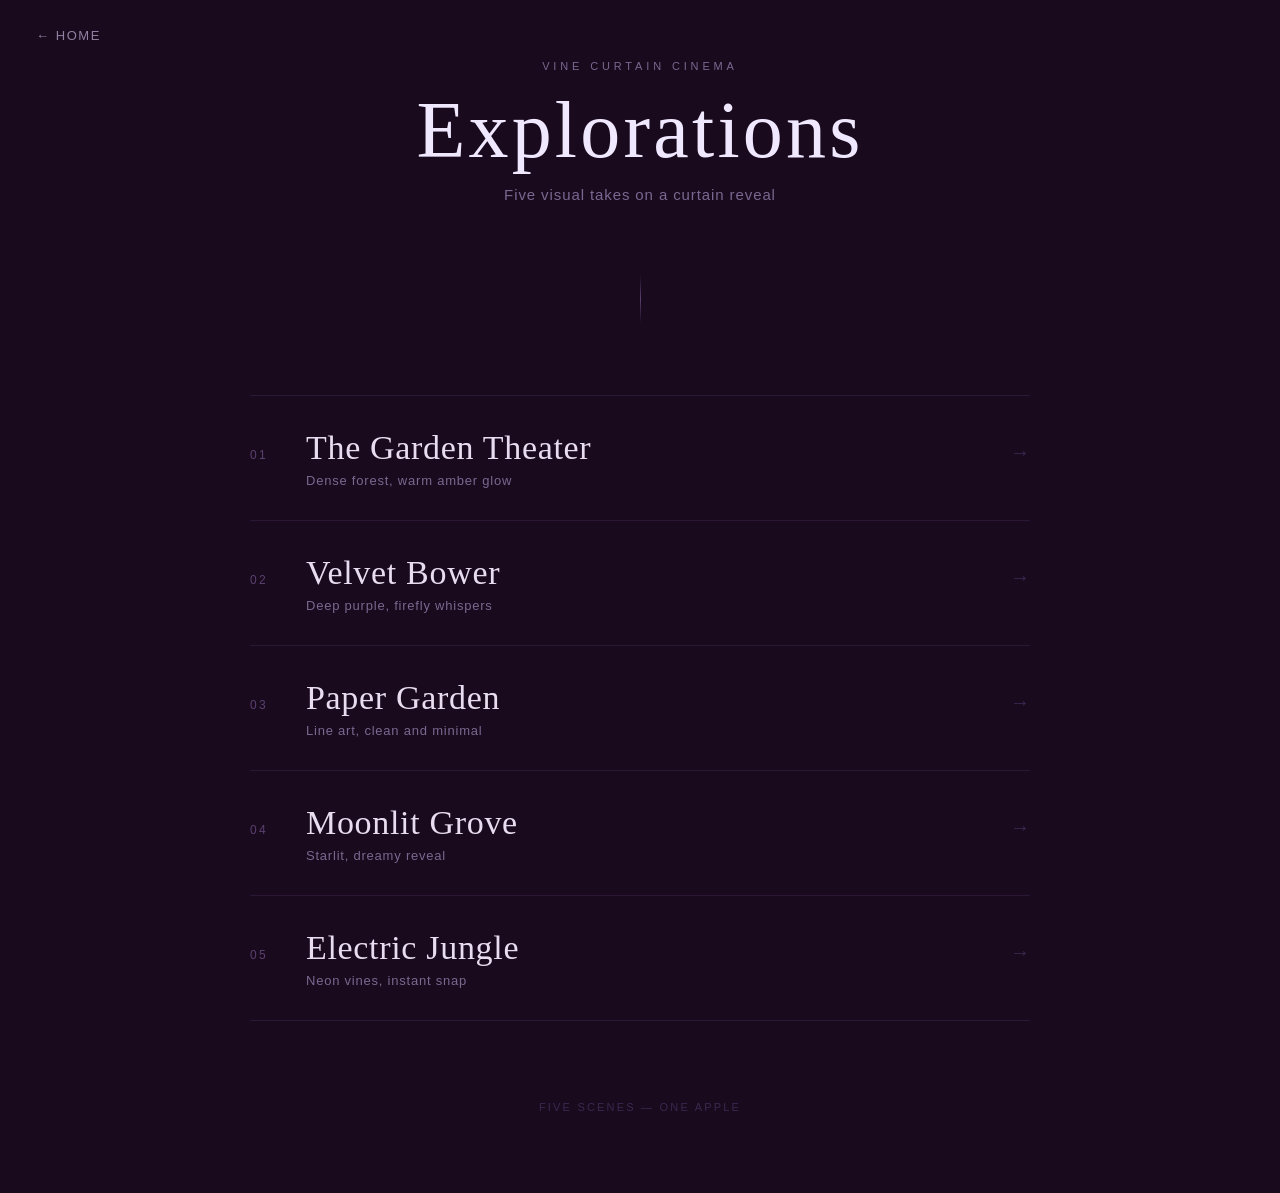
<file: explorations.html>
<!DOCTYPE html>
<html lang="en">
<head>
  <meta charset="UTF-8">
  <meta name="viewport" content="width=device-width, initial-scale=1.0">
  <title>Explorations — Vine Curtain Cinema</title>
  <style>
    *, *::before, *::after { box-sizing: border-box; margin: 0; padding: 0; }

    body {
      background: #1a0a1e;
      color: #e8ddf0;
      font-family: Georgia, 'Times New Roman', serif;
      min-height: 100vh;
      display: flex;
      flex-direction: column;
      align-items: center;
      padding: 60px 24px 80px;
    }

    .back-link {
      position: fixed;
      top: 28px;
      left: 36px;
      font-family: 'Gill Sans', Optima, sans-serif;
      font-size: 13px;
      letter-spacing: 0.12em;
      text-transform: uppercase;
      color: #9080a0;
      text-decoration: none;
      transition: color 0.3s;
    }
    .back-link:hover { color: #d4c8f0; }
    .back-link::before { content: '← '; }

    header {
      margin-bottom: 72px;
      text-align: center;
    }

    .eyebrow {
      font-family: 'Gill Sans', Optima, sans-serif;
      font-size: 11px;
      letter-spacing: 0.35em;
      text-transform: uppercase;
      color: #7a6890;
      margin-bottom: 18px;
    }

    h1 {
      font-size: clamp(42px, 7vw, 80px);
      font-weight: 400;
      letter-spacing: 0.04em;
      color: #f0e8ff;
      line-height: 1;
    }

    .subtitle {
      margin-top: 16px;
      font-family: 'Gill Sans', Optima, sans-serif;
      font-size: 15px;
      color: #7a6890;
      letter-spacing: 0.06em;
    }

    .divider {
      width: 1px;
      height: 48px;
      background: linear-gradient(to bottom, transparent, #5a4070, transparent);
      margin: 0 auto 72px;
    }

    .exploration-list {
      width: 100%;
      max-width: 780px;
      display: flex;
      flex-direction: column;
      gap: 0;
    }

    .exploration-item {
      display: block;
      text-decoration: none;
      padding: 32px 0;
      border-top: 1px solid rgba(120, 80, 160, 0.18);
      position: relative;
      overflow: hidden;
      transition: padding-left 0.4s cubic-bezier(0.25, 0.46, 0.45, 0.94);
    }
    .exploration-item:last-child { border-bottom: 1px solid rgba(120, 80, 160, 0.18); }

    .exploration-item::before {
      content: '';
      position: absolute;
      left: 0; top: 0; bottom: 0;
      width: 0;
      transition: width 0.4s cubic-bezier(0.25, 0.46, 0.45, 0.94);
    }

    .exploration-item:hover { padding-left: 20px; }
    .exploration-item:hover::before { width: 3px; }

    .item-e1:hover::before { background: #4a9030; }
    .item-e2:hover::before { background: #9060d0; }
    .item-e3:hover::before { background: #3a7020; }
    .item-e4:hover::before { background: #4080c0; }
    .item-e5:hover::before { background: #00ff60; }

    .item-inner {
      display: flex;
      align-items: baseline;
      gap: 28px;
    }

    .item-number {
      font-family: 'Gill Sans', Optima, sans-serif;
      font-size: 12px;
      letter-spacing: 0.2em;
      color: #5a4070;
      flex-shrink: 0;
      width: 28px;
      transition: color 0.3s;
    }

    .item-content {
      flex: 1;
    }

    .item-title {
      font-size: clamp(22px, 3.5vw, 34px);
      font-weight: 400;
      color: #e8ddf0;
      letter-spacing: 0.02em;
      line-height: 1.15;
      transition: color 0.3s;
    }

    .item-desc {
      margin-top: 6px;
      font-family: 'Gill Sans', Optima, sans-serif;
      font-size: 13px;
      color: #7a6890;
      letter-spacing: 0.06em;
      transition: color 0.3s;
    }

    .item-arrow {
      font-size: 20px;
      color: #3a2850;
      flex-shrink: 0;
      transition: color 0.3s, transform 0.3s;
    }

    .exploration-item:hover .item-number { color: #9070b0; }
    .exploration-item:hover .item-arrow { transform: translateX(6px); }

    .item-e1:hover .item-title { color: #8ec868; }
    .item-e1:hover .item-arrow { color: #4a9030; }
    .item-e1:hover .item-desc { color: #6a9050; }

    .item-e2:hover .item-title { color: #c8b0f0; }
    .item-e2:hover .item-arrow { color: #9060d0; }
    .item-e2:hover .item-desc { color: #9080c0; }

    .item-e3:hover .item-title { color: #8ac870; }
    .item-e3:hover .item-arrow { color: #3a7020; }
    .item-e3:hover .item-desc { color: #507040; }

    .item-e4:hover .item-title { color: #a0c8f0; }
    .item-e4:hover .item-arrow { color: #4080c0; }
    .item-e4:hover .item-desc { color: #6090b0; }

    .item-e5:hover .item-title { color: #00ff60; }
    .item-e5:hover .item-arrow { color: #00dd55; }
    .item-e5:hover .item-desc { color: #00aa40; }

    footer {
      margin-top: 80px;
      font-family: 'Gill Sans', Optima, sans-serif;
      font-size: 11px;
      letter-spacing: 0.2em;
      text-transform: uppercase;
      color: #3a2850;
    }
  </style>
</head>
<body>
  <a class="back-link" href="index.html">Home</a>

  <header>
    <p class="eyebrow">Vine Curtain Cinema</p>
    <h1>Explorations</h1>
    <p class="subtitle">Five visual takes on a curtain reveal</p>
  </header>

  <div class="divider"></div>

  <nav class="exploration-list" aria-label="Explorations">

    <a class="exploration-item item-e1" href="exploration-1.html">
      <div class="item-inner">
        <span class="item-number">01</span>
        <div class="item-content">
          <div class="item-title">The Garden Theater</div>
          <div class="item-desc">Dense forest, warm amber glow</div>
        </div>
        <span class="item-arrow">→</span>
      </div>
    </a>

    <a class="exploration-item item-e2" href="exploration-2.html">
      <div class="item-inner">
        <span class="item-number">02</span>
        <div class="item-content">
          <div class="item-title">Velvet Bower</div>
          <div class="item-desc">Deep purple, firefly whispers</div>
        </div>
        <span class="item-arrow">→</span>
      </div>
    </a>

    <a class="exploration-item item-e3" href="exploration-3.html">
      <div class="item-inner">
        <span class="item-number">03</span>
        <div class="item-content">
          <div class="item-title">Paper Garden</div>
          <div class="item-desc">Line art, clean and minimal</div>
        </div>
        <span class="item-arrow">→</span>
      </div>
    </a>

    <a class="exploration-item item-e4" href="exploration-4.html">
      <div class="item-inner">
        <span class="item-number">04</span>
        <div class="item-content">
          <div class="item-title">Moonlit Grove</div>
          <div class="item-desc">Starlit, dreamy reveal</div>
        </div>
        <span class="item-arrow">→</span>
      </div>
    </a>

    <a class="exploration-item item-e5" href="exploration-5.html">
      <div class="item-inner">
        <span class="item-number">05</span>
        <div class="item-content">
          <div class="item-title">Electric Jungle</div>
          <div class="item-desc">Neon vines, instant snap</div>
        </div>
        <span class="item-arrow">→</span>
      </div>
    </a>

  </nav>

  <footer>Five scenes &mdash; one apple</footer>
</body>
</html>
</file>
<file: styles.css>
*, *::before, *::after {
  box-sizing: border-box;
  margin: 0;
  padding: 0;
}

:root {
  --bg: #1a0a1e;
  --surface: #241020;
  --border: #3d1f30;
  --text: #f5e6d8;
  --muted: #c49a85;
  --accent: #f4845f;
  --accent-glow: rgba(244, 132, 95, 0.28);
  --radius: 12px;
  --font: 'Segoe UI', system-ui, -apple-system, sans-serif;
}

html {
  scroll-behavior: smooth;
}

body {
  background: linear-gradient(to bottom, #1a0a1e 0%, #2d0f2a 40%, #1a0a1e 100%);
  color: var(--text);
  font-family: var(--font);
  line-height: 1.6;
}

/* ── Nav ── */
header {
  position: fixed;
  top: 0;
  width: 100%;
  z-index: 100;
  background: rgba(26, 5, 53, 0.75);
  backdrop-filter: blur(12px);
  border-bottom: 1px solid rgba(200, 80, 80, 0.25);
}

nav {
  display: flex;
  align-items: center;
  justify-content: space-between;
  max-width: 1100px;
  margin: 0 auto;
  padding: 1rem 1.5rem;
}

.logo {
  font-weight: 700;
  font-size: 1.1rem;
  letter-spacing: -0.02em;
  color: var(--text);
}

.nav-links {
  display: flex;
  gap: 2rem;
  list-style: none;
}

.nav-links a {
  color: var(--muted);
  text-decoration: none;
  font-size: 0.95rem;
  transition: color 0.2s;
}

.nav-links a:hover {
  color: var(--text);
}

.menu-toggle {
  display: none;
  background: none;
  border: none;
  color: var(--text);
  font-size: 1.4rem;
  cursor: pointer;
}

/* ── Hero ── */
.hero {
  min-height: 100vh;
  display: flex;
  align-items: center;
  justify-content: center;
  text-align: center;
  padding: 6rem 1.5rem 4rem;
  background:
    /* deep indigo sky at top */
    linear-gradient(
      to bottom,
      #1a0535 0%,
      #3b1050 10%,
      #7a2060 22%,
      #c2385a 38%,
      #e8663a 55%,
      #f5a23a 68%,
      #fdd680 78%,
      #ffe8a0 85%,
      #fff4c2 90%,
      #3a1a4a 100%
    );
  position: relative;
  overflow: hidden;
}

/* Glowing sun disc */
.hero::before {
  content: '';
  position: absolute;
  bottom: 18%;
  left: 50%;
  transform: translateX(-50%);
  width: 180px;
  height: 180px;
  border-radius: 50%;
  background: radial-gradient(circle, #fff9c4 0%, #fdd670 30%, #f5a23a 55%, transparent 75%);
  box-shadow: 0 0 60px 30px rgba(253, 200, 70, 0.45), 0 0 120px 60px rgba(240, 130, 50, 0.2);
  z-index: 0;
}

/* Horizon glow shimmer */
.hero::after {
  content: '';
  position: absolute;
  bottom: 15%;
  left: 0;
  width: 100%;
  height: 120px;
  background: radial-gradient(ellipse 80% 100% at 50% 100%, rgba(248, 170, 60, 0.35), transparent);
  z-index: 0;
}

.hero-content {
  position: relative;
  z-index: 1;
  max-width: 640px;
}

.hero h1 {
  font-size: clamp(2.5rem, 6vw, 4.5rem);
  font-weight: 800;
  letter-spacing: -0.04em;
  line-height: 1.1;
  margin-bottom: 1rem;
  color: #fff8f0;
  text-shadow: 0 2px 16px rgba(80, 10, 40, 0.5);
}

.highlight {
  color: #fdd670;
  text-shadow: 0 0 20px rgba(253, 200, 70, 0.6);
}

.tagline {
  font-size: clamp(1rem, 2.5vw, 1.25rem);
  color: #f5d0b0;
  margin-bottom: 2rem;
  text-shadow: 0 1px 8px rgba(80, 10, 40, 0.4);
}

/* ── Buttons ── */
.btn {
  display: inline-block;
  padding: 0.75rem 1.75rem;
  background: var(--accent);
  color: #fff;
  text-decoration: none;
  border-radius: var(--radius);
  font-weight: 600;
  font-size: 0.95rem;
  border: none;
  cursor: pointer;
  transition: opacity 0.2s, box-shadow 0.2s;
  box-shadow: 0 0 0 0 var(--accent-glow);
}

.btn:hover {
  opacity: 0.9;
  box-shadow: 0 0 0 6px var(--accent-glow);
}

/* ── Sections ── */
.section {
  padding: 6rem 1.5rem;
}

.section-alt {
  background: var(--surface);
}

.container {
  max-width: 900px;
  margin: 0 auto;
}

.section h2 {
  font-size: clamp(1.75rem, 4vw, 2.5rem);
  font-weight: 700;
  letter-spacing: -0.03em;
  margin-bottom: 1.25rem;
}

.section p {
  color: var(--muted);
  max-width: 600px;
  font-size: 1.05rem;
}

/* ── Cards ── */
.cards {
  display: grid;
  grid-template-columns: repeat(auto-fill, minmax(260px, 1fr));
  gap: 1.25rem;
  margin-top: 2rem;
}

.card {
  background: var(--bg);
  border: 1px solid var(--border);
  border-radius: var(--radius);
  padding: 1.75rem;
  transition: border-color 0.2s, transform 0.2s;
}

.card:hover {
  border-color: var(--accent);
  transform: translateY(-3px);
}

.card-icon {
  font-size: 2rem;
  margin-bottom: 0.75rem;
}

.card h3 {
  font-size: 1.15rem;
  font-weight: 600;
  margin-bottom: 0.5rem;
}

.card p {
  font-size: 0.9rem;
  color: var(--muted);
  margin-bottom: 1rem;
}

.card-link {
  color: var(--accent);
  text-decoration: none;
  font-size: 0.9rem;
  font-weight: 600;
  transition: opacity 0.2s;
}

.card-link:hover {
  opacity: 0.75;
}

/* ── Contact form ── */
.contact-form {
  margin-top: 2rem;
  max-width: 540px;
  display: flex;
  flex-direction: column;
  gap: 1.25rem;
}

.form-group {
  display: flex;
  flex-direction: column;
  gap: 0.4rem;
}

.form-group label {
  font-size: 0.875rem;
  font-weight: 600;
  color: var(--text);
}

.form-group input,
.form-group textarea {
  background: var(--surface);
  border: 1px solid var(--border);
  border-radius: 8px;
  color: var(--text);
  font-family: var(--font);
  font-size: 0.95rem;
  padding: 0.7rem 1rem;
  transition: border-color 0.2s;
  outline: none;
  resize: vertical;
}

.form-group input:focus,
.form-group textarea:focus {
  border-color: var(--accent);
}

.form-status {
  font-size: 0.9rem;
  color: var(--accent);
  min-height: 1.25rem;
}

/* ── Footer ── */
footer {
  border-top: 1px solid var(--border);
  padding: 2rem 1.5rem;
}

footer .container {
  display: flex;
  align-items: center;
  justify-content: space-between;
  flex-wrap: wrap;
  gap: 0.75rem;
}

footer p {
  color: var(--muted);
  font-size: 0.875rem;
}

.social-links {
  display: flex;
  gap: 1.25rem;
}

.social-links a {
  color: var(--muted);
  text-decoration: none;
  font-size: 0.875rem;
  transition: color 0.2s;
}

.social-links a:hover {
  color: var(--text);
}

/* ── Responsive ── */
@media (max-width: 600px) {
  .nav-links {
    display: none;
    flex-direction: column;
    gap: 1rem;
    position: absolute;
    top: 100%;
    left: 0;
    width: 100%;
    background: var(--surface);
    border-bottom: 1px solid var(--border);
    padding: 1.25rem 1.5rem;
  }

  .nav-links.open {
    display: flex;
  }

  .menu-toggle {
    display: block;
  }
}
</file>
